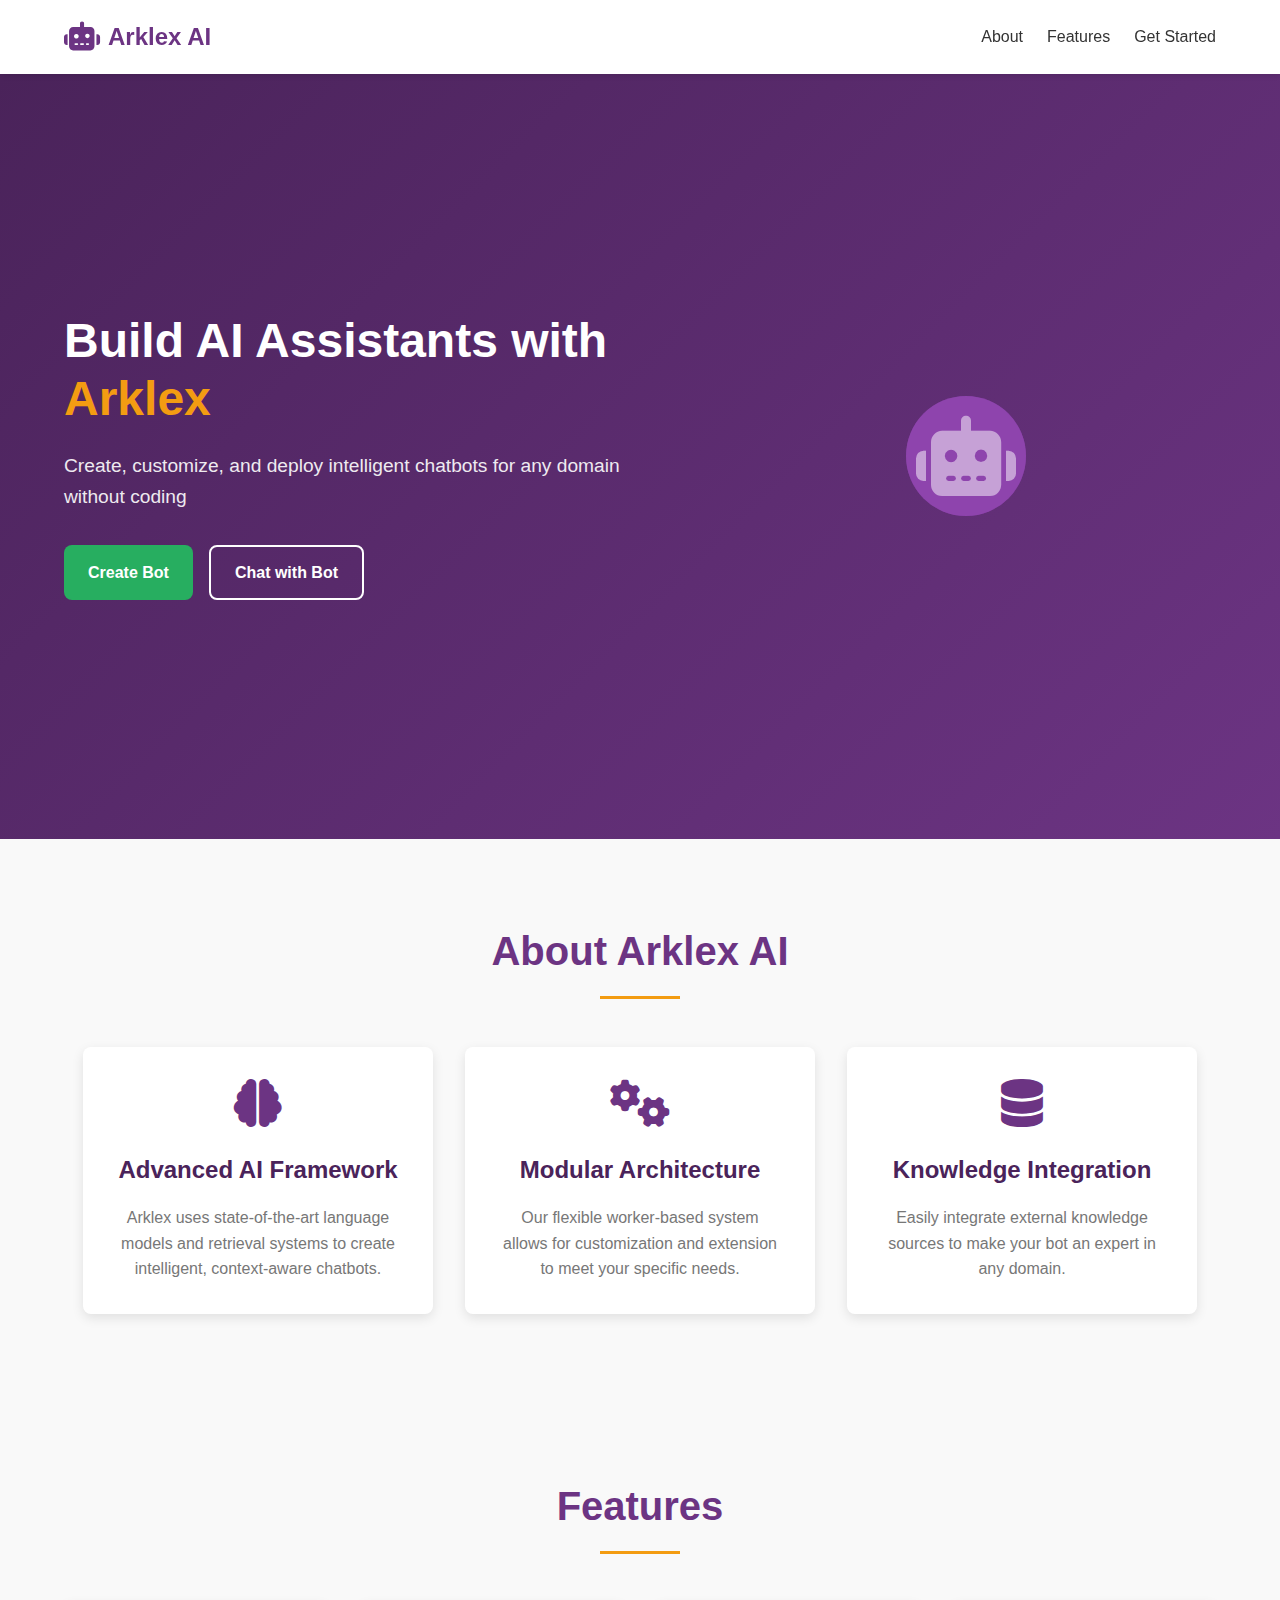
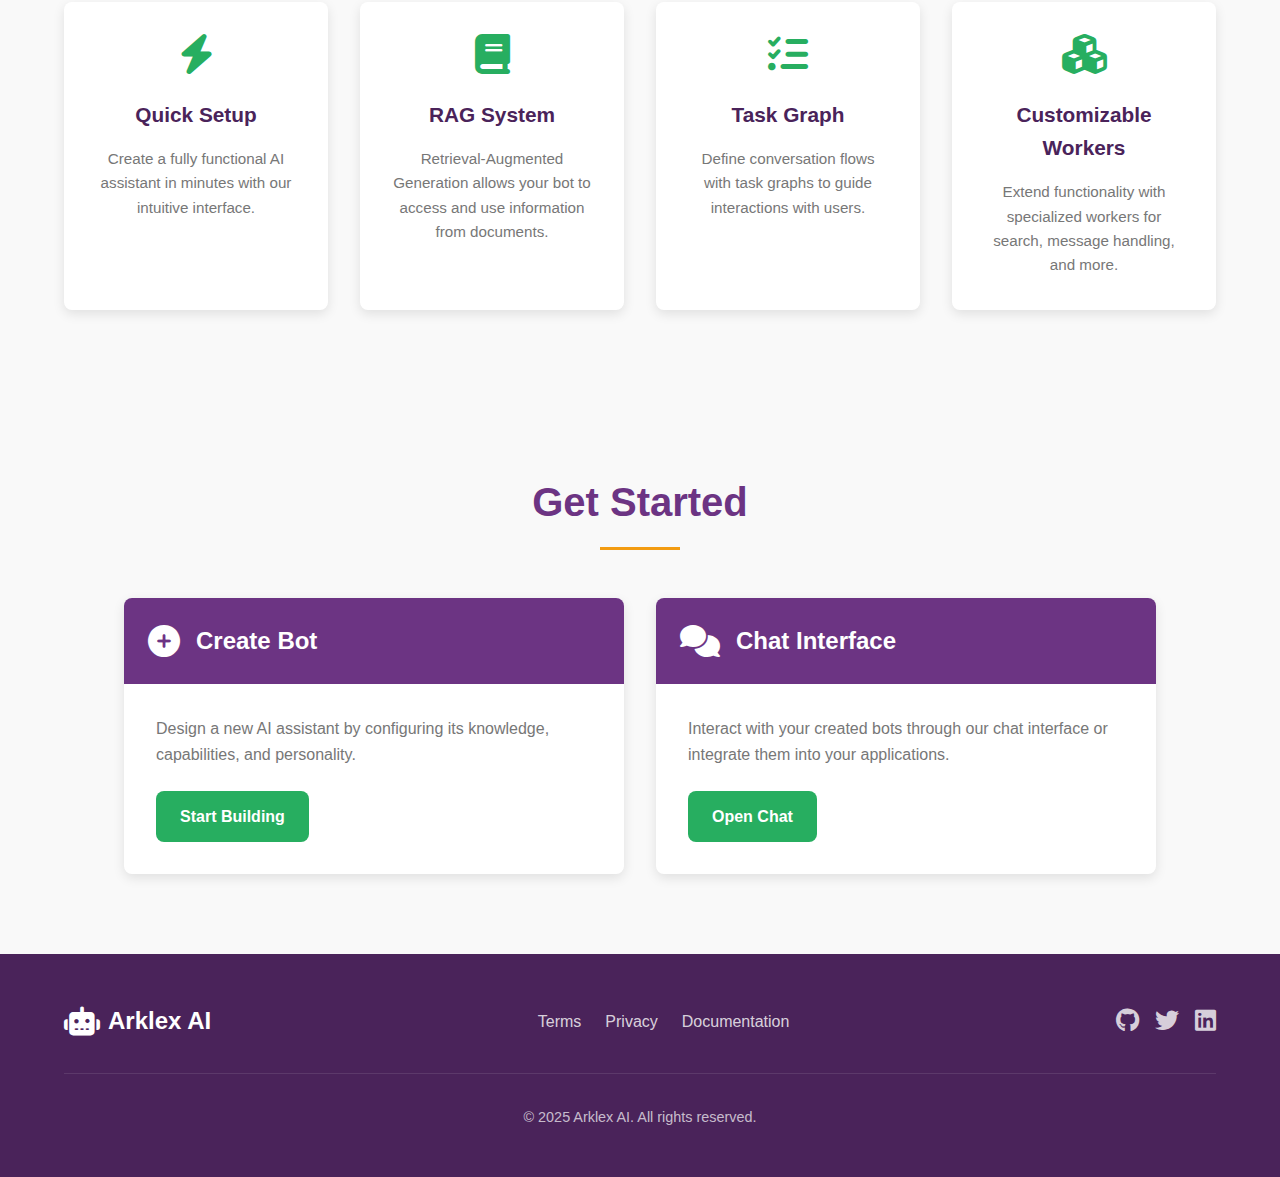
<file: examples/health_assistant/frontend/index.html>
<!DOCTYPE html>
<html lang="en">
<head>
    <meta charset="UTF-8">
    <meta name="viewport" content="width=device-width, initial-scale=1.0">
    <title>Arklex AI - Chatbot Generator</title>
    <link rel="stylesheet" href="https://cdnjs.cloudflare.com/ajax/libs/font-awesome/6.4.0/css/all.min.css">
    <link rel="stylesheet" href="static/css/style.css">
</head>
<body>
    <div class="navbar">
        <div class="logo">
            <i class="fas fa-robot"></i>
            <span>Arklex AI</span>
        </div>
        <div class="menu">
            <a href="#about">About</a>
            <a href="#features">Features</a>
            <a href="#get-started">Get Started</a>
        </div>
    </div>

    <div class="hero">
        <div class="hero-content">
            <h1>Build AI Assistants with <span class="highlight">Arklex</span></h1>
            <p>Create, customize, and deploy intelligent chatbots for any domain without coding</p>
            <div class="cta-buttons">
                <a href="create-bot.html" class="primary-btn">Create Bot</a>
                <a href="chat.html" class="secondary-btn">Chat with Bot</a>
            </div>
        </div>
        <div class="hero-image">
            <div class="animation-container">
                <div class="bot-animation">
                    <i class="fas fa-robot"></i>
                    <div class="pulse"></div>
                </div>
                <div class="chat-bubble bubble-1">Hello!</div>
                <div class="chat-bubble bubble-2">How can I assist you?</div>
                <div class="chat-bubble bubble-3">I'm powered by Arklex AI</div>
            </div>
        </div>
    </div>

    <div class="section" id="about">
        <h2>About Arklex AI</h2>
        <div class="section-content">
            <div class="info-card">
                <i class="fas fa-brain card-icon"></i>
                <h3>Advanced AI Framework</h3>
                <p>Arklex uses state-of-the-art language models and retrieval systems to create intelligent, context-aware chatbots.</p>
            </div>
            <div class="info-card">
                <i class="fas fa-cogs card-icon"></i>
                <h3>Modular Architecture</h3>
                <p>Our flexible worker-based system allows for customization and extension to meet your specific needs.</p>
            </div>
            <div class="info-card">
                <i class="fas fa-database card-icon"></i>
                <h3>Knowledge Integration</h3>
                <p>Easily integrate external knowledge sources to make your bot an expert in any domain.</p>
            </div>
        </div>
    </div>

    <div class="section" id="features">
        <h2>Features</h2>
        <div class="section-content feature-grid">
            <div class="feature">
                <i class="fas fa-bolt feature-icon"></i>
                <h3>Quick Setup</h3>
                <p>Create a fully functional AI assistant in minutes with our intuitive interface.</p>
            </div>
            <div class="feature">
                <i class="fas fa-book feature-icon"></i>
                <h3>RAG System</h3>
                <p>Retrieval-Augmented Generation allows your bot to access and use information from documents.</p>
            </div>
            <div class="feature">
                <i class="fas fa-tasks feature-icon"></i>
                <h3>Task Graph</h3>
                <p>Define conversation flows with task graphs to guide interactions with users.</p>
            </div>
            <div class="feature">
                <i class="fas fa-cubes feature-icon"></i>
                <h3>Customizable Workers</h3>
                <p>Extend functionality with specialized workers for search, message handling, and more.</p>
            </div>
        </div>
    </div>

    <div class="section" id="get-started">
        <h2>Get Started</h2>
        <div class="section-content cards">
            <div class="card">
                <div class="card-header">
                    <i class="fas fa-plus-circle"></i>
                    <h3>Create Bot</h3>
                </div>
                <div class="card-body">
                    <p>Design a new AI assistant by configuring its knowledge, capabilities, and personality.</p>
                    <a href="create-bot.html" class="card-btn">Start Building</a>
                </div>
            </div>
            <div class="card">
                <div class="card-header">
                    <i class="fas fa-comments"></i>
                    <h3>Chat Interface</h3>
                </div>
                <div class="card-body">
                    <p>Interact with your created bots through our chat interface or integrate them into your applications.</p>
                    <a href="chat.html" class="card-btn">Open Chat</a>
                </div>
            </div>
        </div>
    </div>

    <footer>
        <div class="footer-content">
            <div class="footer-logo">
                <i class="fas fa-robot"></i>
                <span>Arklex AI</span>
            </div>
            <div class="footer-links">
                <a href="#">Terms</a>
                <a href="#">Privacy</a>
                <a href="#">Documentation</a>
            </div>
            <div class="footer-social">
                <a href="https://github.com/arklexai/Agent-First-Organization"><i class="fab fa-github"></i></a>
                <a href="https://x.com/ArklexAI/"><i class="fab fa-twitter"></i></a>
                <a href="https://www.linkedin.com/company/arklex/posts/?feedView=all"><i class="fab fa-linkedin"></i></a>
            </div>
        </div>
        <div class="footer-copyright">
            &copy; 2025 Arklex AI. All rights reserved.
        </div>
    </footer>

    <script src="static/js/main.js"></script>
</body>
</html>
</file>
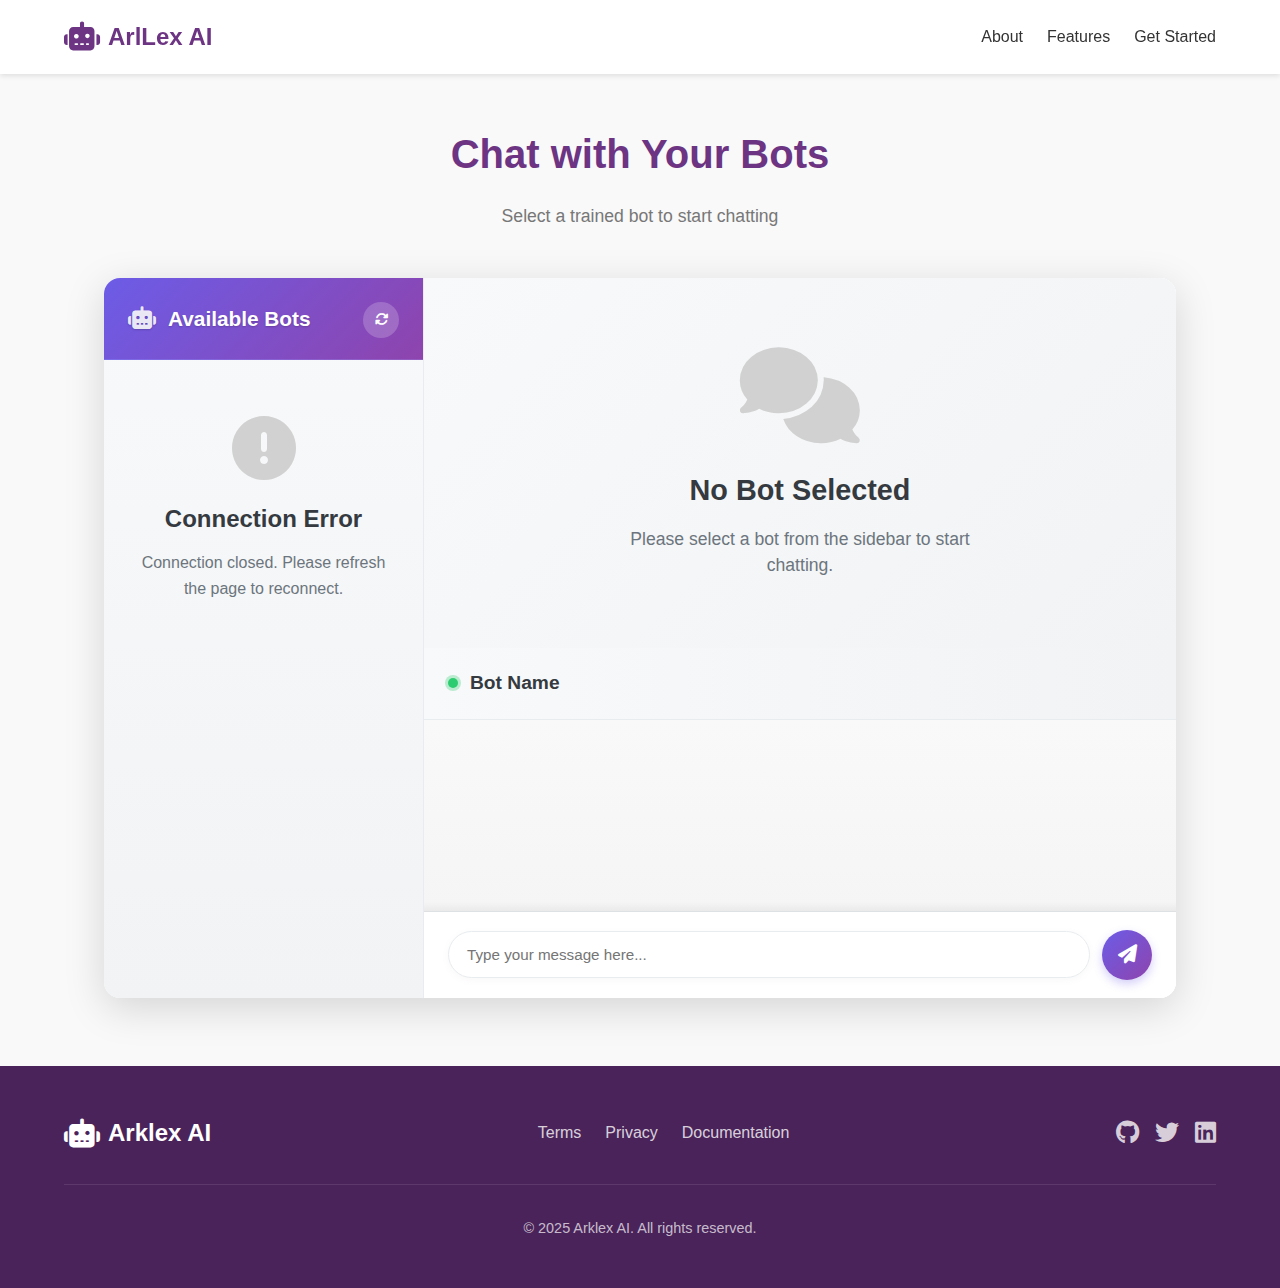
<file: examples/health_assistant/frontend/chat.html>
<!DOCTYPE html>
<html lang="en">
<head>
    <meta charset="UTF-8">
    <meta name="viewport" content="width=device-width, initial-scale=1.0">
    <title>Chat - Arklex AI</title>
    <link rel="stylesheet" href="https://cdnjs.cloudflare.com/ajax/libs/font-awesome/6.4.0/css/all.min.css">
    <link rel="stylesheet" href="static/css/style.css">
    <style>
        /* Chat page specific styles */
        .chat-container {
            display: flex;
            height: calc(100vh - 180px);
            margin: 20px 0;
            border-radius: 16px;
            overflow: hidden;
            box-shadow: 0 10px 40px rgba(0, 0, 0, 0.15);
            background: #fff;
            position: relative;
        }

        .bots-sidebar {
            width: 320px;
            background: linear-gradient(to bottom, #f8f9fa, #f1f3f5);
            border-right: 1px solid #e9ecef;
            overflow-y: auto;
            transition: all 0.3s ease;
            position: relative;
            z-index: 2;
        }

        .bots-header {
            padding: 24px;
            background: linear-gradient(135deg, #6c5ce7, #8e44ad);
            border-bottom: 1px solid rgba(255, 255, 255, 0.1);
            position: sticky;
            top: 0;
            z-index: 3;
        }

        .bots-header h2 {
            margin: 0;
            font-size: 1.3rem;
            color: white;
            display: flex;
            align-items: center;
            text-shadow: 0 1px 2px rgba(0, 0, 0, 0.2);
        }

        .bots-header h2 i {
            margin-right: 12px;
            color: rgba(255, 255, 255, 0.9);
            font-size: 1.4rem;
        }

        .bots-list {
            padding: 16px;
        }

        .bot-card {
            padding: 18px;
            margin-bottom: 14px;
            border-radius: 12px;
            background: white;
            box-shadow: 0 3px 10px rgba(0, 0, 0, 0.05);
            cursor: pointer;
            transition: all 0.3s cubic-bezier(0.25, 0.8, 0.25, 1);
            display: flex;
            align-items: center;
            border-left: 4px solid transparent;
            position: relative;
            overflow: hidden;
        }

        .bot-card::before {
            content: '';
            position: absolute;
            top: 0;
            left: 0;
            width: 100%;
            height: 100%;
            background: linear-gradient(135deg, rgba(108, 92, 231, 0.1), rgba(142, 68, 173, 0.1));
            opacity: 0;
            transition: opacity 0.3s ease;
            z-index: 0;
        }

        .bot-card:hover {
            transform: translateY(-3px);
            box-shadow: 0 8px 20px rgba(0, 0, 0, 0.1);
            border-left: 4px solid #6c5ce7;
        }

        .bot-card:hover::before {
            opacity: 1;
        }

        .bot-card.active {
            border-left: 4px solid #6c5ce7;
            background: #f8f7ff;
            box-shadow: 0 5px 15px rgba(108, 92, 231, 0.15);
        }

        .bot-icon {
            width: 48px;
            height: 48px;
            border-radius: 50%;
            background: linear-gradient(135deg, #6c5ce7, #8e44ad);
            display: flex;
            align-items: center;
            justify-content: center;
            margin-right: 16px;
            color: white;
            font-size: 1.3rem;
            box-shadow: 0 4px 10px rgba(108, 92, 231, 0.3);
            position: relative;
            z-index: 1;
            transition: all 0.3s ease;
        }

        .bot-card:hover .bot-icon {
            transform: scale(1.05);
            box-shadow: 0 6px 15px rgba(108, 92, 231, 0.4);
        }

        .bot-info {
            flex: 1;
            position: relative;
            z-index: 1;
        }

        .bot-name {
            font-weight: 600;
            margin: 0 0 6px 0;
            color: #343a40;
            font-size: 1.1rem;
        }

        .bot-description {
            font-size: 0.85rem;
            color: #6c757d;
            margin: 0;
        }

        .chat-content {
            flex: 1;
            display: flex;
            flex-direction: column;
            background: #fff;
            position: relative;
        }

        .chat-header {
            padding: 20px 24px;
            background: linear-gradient(to right, #f8f9fa, #f1f3f5);
            border-bottom: 1px solid #e9ecef;
            display: flex;
            align-items: center;
            position: sticky;
            top: 0;
            z-index: 2;
        }

        .chat-header h2 {
            margin: 0;
            font-size: 1.2rem;
            color: #343a40;
            display: flex;
            align-items: center;
        }

        .chat-header .bot-status {
            width: 10px;
            height: 10px;
            border-radius: 50%;
            background: #2ecc71;
            margin-right: 12px;
            position: relative;
        }

        .chat-header .bot-status::after {
            content: '';
            position: absolute;
            top: -3px;
            left: -3px;
            width: 16px;
            height: 16px;
            border-radius: 50%;
            background: rgba(46, 204, 113, 0.3);
            animation: pulse 2s infinite;
        }

        @keyframes pulse {
            0% { transform: scale(0.95); opacity: 1; }
            70% { transform: scale(1.2); opacity: 0; }
            100% { transform: scale(0.95); opacity: 0; }
        }

        .chat-messages {
            flex: 1;
            padding: 24px;
            overflow-y: auto;
            display: flex;
            flex-direction: column;
            background: linear-gradient(to bottom, #f9f9f9, #f5f5f5);
        }

        .message {
            max-width: 80%;
            padding: 14px 18px;
            border-radius: 18px;
            margin-bottom: 18px;
            animation: fadeIn 0.3s ease;
            position: relative;
            box-shadow: 0 2px 5px rgba(0, 0, 0, 0.05);
        }

        .message.user {
            align-self: flex-end;
            background: linear-gradient(135deg, #6c5ce7, #8e44ad);
            color: white;
            border-bottom-right-radius: 5px;
        }

        .message.bot {
            align-self: flex-start;
            background: white;
            color: #343a40;
            border-bottom-left-radius: 5px;
            border-left: 3px solid #6c5ce7;
        }

        .message-time {
            font-size: 0.7rem;
            margin-top: 6px;
            opacity: 0.7;
            text-align: right;
        }

        .chat-input {
            padding: 18px 24px;
            border-top: 1px solid #e9ecef;
            display: flex;
            align-items: center;
            background: white;
            position: relative;
        }

        .chat-input::before {
            content: '';
            position: absolute;
            top: -10px;
            left: 0;
            right: 0;
            height: 10px;
            background: linear-gradient(to top, rgba(0, 0, 0, 0.05), transparent);
        }

        .chat-input input {
            flex: 1;
            padding: 14px 18px;
            border: 1px solid #e9ecef;
            border-radius: 25px;
            outline: none;
            font-size: 0.95rem;
            transition: all 0.3s ease;
            box-shadow: 0 2px 10px rgba(0, 0, 0, 0.03);
        }

        .chat-input input:focus {
            border-color: #6c5ce7;
            box-shadow: 0 0 0 3px rgba(108, 92, 231, 0.15);
        }

        .chat-input button {
            width: 50px;
            height: 50px;
            border-radius: 50%;
            background: linear-gradient(135deg, #6c5ce7, #8e44ad);
            color: white;
            border: none;
            margin-left: 12px;
            cursor: pointer;
            display: flex;
            align-items: center;
            justify-content: center;
            transition: all 0.3s ease;
            box-shadow: 0 4px 10px rgba(108, 92, 231, 0.3);
        }

        .chat-input button:hover {
            transform: scale(1.05) rotate(5deg);
            box-shadow: 0 6px 15px rgba(108, 92, 231, 0.4);
        }

        .chat-input button i {
            font-size: 1.2rem;
            transition: transform 0.3s ease;
        }

        .chat-input button:hover i {
            transform: translateX(3px);
        }

        .no-bot-selected {
            display: flex;
            flex-direction: column;
            align-items: center;
            justify-content: center;
            height: 100%;
            color: #6c757d;
            text-align: center;
            padding: 20px;
            background: linear-gradient(135deg, #f8f9fa, #f1f3f5);
        }

        .no-bot-selected i {
            font-size: 6rem;
            margin-bottom: 24px;
            color: #d1d1d1;
            animation: float 3s ease-in-out infinite;
        }

        @keyframes float {
            0% { transform: translateY(0px); }
            50% { transform: translateY(-10px); }
            100% { transform: translateY(0px); }
        }

        .no-bot-selected h3 {
            margin: 0 0 12px 0;
            font-size: 1.8rem;
            color: #343a40;
        }

        .no-bot-selected p {
            max-width: 400px;
            margin: 0;
            font-size: 1.1rem;
            line-height: 1.5;
            color: #6c757d;
        }

        .loading-spinner {
            display: inline-block;
            width: 60px;
            height: 60px;
            border: 3px solid rgba(108, 92, 231, 0.3);
            border-radius: 50%;
            border-top-color: #6c5ce7;
            animation: spin 1s ease-in-out infinite;
            margin: 30px auto;
        }

        .empty-bots {
            padding: 40px 20px;
            text-align: center;
            color: #6c757d;
        }

        .empty-bots i {
            font-size: 4rem;
            margin-bottom: 20px;
            color: #d1d1d1;
            animation: pulse-fade 2s infinite;
        }

        @keyframes pulse-fade {
            0% { opacity: 0.7; transform: scale(0.95); }
            50% { opacity: 1; transform: scale(1.05); }
            100% { opacity: 0.7; transform: scale(0.95); }
        }

        .empty-bots h3 {
            margin: 0 0 12px 0;
            font-size: 1.5rem;
            color: #343a40;
        }

        .empty-bots p {
            margin: 10px 0 0 0;
            font-size: 1rem;
        }

        .empty-bots a {
            display: inline-block;
            margin-top: 20px;
            padding: 12px 24px;
            background: linear-gradient(135deg, #6c5ce7, #8e44ad);
            color: white;
            border-radius: 30px;
            text-decoration: none;
            transition: all 0.3s ease;
            box-shadow: 0 4px 10px rgba(108, 92, 231, 0.3);
            font-weight: 500;
        }

        .empty-bots a:hover {
            background: linear-gradient(135deg, #8e44ad, #6c5ce7);
            transform: translateY(-3px);
            box-shadow: 0 6px 15px rgba(108, 92, 231, 0.4);
        }

        /* Animations */
        @keyframes fadeIn {
            from { opacity: 0; transform: translateY(10px); }
            to { opacity: 1; transform: translateY(0); }
        }

        @keyframes spin {
            to { transform: rotate(360deg); }
        }

        /* Responsive design */
        @media (max-width: 768px) {
            .chat-container {
                flex-direction: column;
                height: calc(100vh - 150px);
            }

            .bots-sidebar {
                width: 100%;
                height: 250px;
                border-right: none;
                border-bottom: 1px solid #e9ecef;
            }

            .chat-content {
                height: calc(100% - 250px);
            }
            
            .bot-card {
                padding: 12px;
                margin-bottom: 10px;
            }
            
            .bot-icon {
                width: 40px;
                height: 40px;
                font-size: 1.1rem;
            }
            
            .bot-name {
                font-size: 1rem;
            }
            
            .chat-input input {
                padding: 12px 15px;
            }
            
            .chat-input button {
                width: 45px;
                height: 45px;
            }
        }
    </style>
</head>
<body>
    <div class="navbar">
        <div class="logo">
            <i class="fas fa-robot"></i>
            <a href="index.html"><span>ArlLex AI</span></a>
        </div>
        <div class="menu">
            <a href="index.html#about">About</a>
            <a href="index.html#features">Features</a>
            <a href="index.html#get-started">Get Started</a>
        </div>
    </div>

    <div class="container">
        <div class="page-header">
            <h1>Chat with Your Bots</h1>
            <p>Select a trained bot to start chatting</p>
        </div>
        
        <div class="chat-container">
            <div class="bots-sidebar">
                <div class="bots-header">
                    <h2><i class="fas fa-robot"></i> Available Bots</h2>
                </div>
                <div id="bots-list" class="bots-list">
                    <!-- Bot cards will be loaded here -->
                    <div class="loading-spinner"></div>
                </div>
            </div>
            
            <div class="chat-content">
                <div id="no-bot-selected" class="no-bot-selected">
                    <i class="fas fa-comments"></i>
                    <h3>No Bot Selected</h3>
                    <p>Please select a bot from the sidebar to start chatting.</p>
                </div>
                
                <div id="chat-interface" style="display: none; height: 100%; display: flex; flex-direction: column;">
                    <div class="chat-header">
                        <div class="bot-status"></div>
                        <h2 id="current-bot-name">Bot Name</h2>
                    </div>
                    
                    <div id="chat-messages" class="chat-messages">
                        <!-- Messages will appear here -->
                    </div>
                    
                    <div class="chat-input">
                        <input type="text" id="message-input" placeholder="Type your message here..." />
                        <button id="send-button"><i class="fas fa-paper-plane"></i></button>
                    </div>
                </div>
            </div>
        </div>
    </div>

    <footer>
        <div class="footer-content">
            <div class="footer-logo">
                <i class="fas fa-robot"></i>
                <span>Arklex AI</span>
            </div>
            <div class="footer-links">
                <a href="#">Terms</a>
                <a href="#">Privacy</a>
                <a href="#">Documentation</a>
            </div>
            <div class="footer-social">
                <a href="#"><i class="fab fa-github"></i></a>
                <a href="#"><i class="fab fa-twitter"></i></a>
                <a href="#"><i class="fab fa-linkedin"></i></a>
            </div>
        </div>
        <div class="footer-copyright">
            &copy; 2025 Arklex AI. All rights reserved.
        </div>
    </footer>

    <script>
        document.addEventListener('DOMContentLoaded', function() {
            // WebSocket connection
            const protocol = window.location.protocol === 'https:' ? 'wss:' : 'ws:';
            const wsUrl = `${protocol}//${window.location.hostname}:8001`;
            let socket;
            
            try {
                socket = new WebSocket(wsUrl);
            } catch (error) {
                console.error('WebSocket connection error:', error);
                showConnectionError();
            }
            
            // DOM elements
            const botsList = document.getElementById('bots-list');
            const noBotSelected = document.getElementById('no-bot-selected');
            const chatInterface = document.getElementById('chat-interface');
            const currentBotName = document.getElementById('current-bot-name');
            const chatMessages = document.getElementById('chat-messages');
            const messageInput = document.getElementById('message-input');
            const sendButton = document.getElementById('send-button');
            
            let selectedBot = null;
            let isWaitingForResponse = false;
            
            // WebSocket event handlers
            socket.onopen = function() {
                console.log('WebSocket connection established');
                loadBots();
            };
            
            socket.onmessage = function(event) {
                try {
                    const data = JSON.parse(event.data);
                    console.log('Received message:', data);
                    
                    if (data.action === 'list_bots') {
                        displayBots(data.bots || []);
                    } else if (data.action === 'chat_response') {
                        isWaitingForResponse = false;
                        enableChatInput();
                        displayMessage(data.message, 'bot');
                    } else if (data.action === 'bot_details') {
                        handleBotDetails(data);
                    } else if (data.action === 'select_bot') {
                        // Handle select_bot response
                        if (data.status === 'success') {
                            // Display welcome message
                            displayMessage(data.message, 'bot');
                        } else {
                            // Show error
                            alert(`Error selecting bot: ${data.message}`);
                        }
                    } else if (data.action === 'close_chat') {
                        // Handle close_chat response
                        if (data.status === 'success') {
                            console.log('Chat session closed successfully');
                        } else {
                            console.error(`Error closing chat session: ${data.message}`);
                        }
                    }
                } catch (error) {
                    console.error('Error processing message:', error);
                }
            };
            
            socket.onerror = function(error) {
                console.error('WebSocket error:', error);
                showConnectionError();
            };
            
            socket.onclose = function() {
                console.log('WebSocket connection closed');
                showConnectionError('Connection closed. Please refresh the page to reconnect.');
            };
            
            // Window unload event to close chat session
            window.addEventListener('beforeunload', function() {
                if (selectedBot) {
                    // Send close_chat message
                    socket.send(JSON.stringify({
                        action: 'close_chat',
                        bot_name: selectedBot
                    }));
                }
            });
            
            function showConnectionError(message = 'Could not connect to the server. Please try again later.') {
                botsList.innerHTML = `
                    <div class="empty-bots">
                        <i class="fas fa-exclamation-circle"></i>
                        <h3>Connection Error</h3>
                        <p>${message}</p>
                    </div>
                `;
            }
            
            // Load available bots
            function loadBots() {
                botsList.innerHTML = '<div class="loading-spinner"></div>';
                socket.send(JSON.stringify({
                    action: 'list_bots'
                }));
            }
            
            // Get details for a specific bot
            function getBotDetails(botName) {
                socket.send(JSON.stringify({
                    action: 'get_bot_details',
                    bot_name: botName
                }));
            }
            
            // Handle bot details response
            function handleBotDetails(data) {
                if (data.valid && data.file_count > 2) {
                    // Bot is valid with more than 2 files
                    selectBot(data.bot_name, data.description || 'Trained AI Assistant');
                } else {
                    // Bot is not valid or doesn't have enough files
                    alert(`The bot "${data.bot_name}" is not fully trained or is missing required files.`);
                    
                    // Remove active class from the selected bot card
                    document.querySelectorAll('.bot-card').forEach(card => {
                        if (card.dataset.botName === data.bot_name) {
                            card.classList.remove('active');
                        }
                    });
                }
            }
            
            // Display bots in the sidebar
            function displayBots(bots) {
                if (!bots || bots.length === 0) {
                    botsList.innerHTML = `
                        <div class="empty-bots">
                            <i class="fas fa-robot"></i>
                            <h3>No Bots Available</h3>
                            <p>You haven't trained any bots yet.</p>
                            <a href="train-bot.html">Train a Bot</a>
                        </div>
                    `;
                    return;
                }
                
                botsList.innerHTML = '';
                
                // Bot icons to use randomly
                const botIcons = [
                    'fa-robot', 'fa-android', 'fa-brain', 
                    'fa-microchip', 'fa-cogs', 'fa-server'
                ];
                
                bots.forEach(bot => {
                    // Pick a random icon
                    const randomIcon = botIcons[Math.floor(Math.random() * botIcons.length)];
                    
                    const botCard = document.createElement('div');
                    botCard.className = 'bot-card';
                    botCard.dataset.botName = bot;
                    botCard.innerHTML = `
                        <div class="bot-icon">
                            <i class="fas ${randomIcon}"></i>
                        </div>
                        <div class="bot-info">
                            <h3 class="bot-name">${bot}</h3>
                            <p class="bot-description">Click to chat</p>
                        </div>
                    `;
                    
                    botCard.addEventListener('click', function() {
                        // First get bot details to verify it's valid
                        getBotDetails(bot);
                        
                        // Remove active class from all bot cards
                        document.querySelectorAll('.bot-card').forEach(card => {
                            card.classList.remove('active');
                        });
                        
                        // Add active class to selected bot card
                        this.classList.add('active');
                    });
                    
                    botsList.appendChild(botCard);
                });
                
                // Add animation to bot cards
                const cards = document.querySelectorAll('.bot-card');
                cards.forEach((card, index) => {
                    card.style.opacity = '0';
                    card.style.transform = 'translateY(20px)';
                    
                    setTimeout(() => {
                        card.style.transition = 'all 0.3s ease';
                        card.style.opacity = '1';
                        card.style.transform = 'translateY(0)';
                    }, 100 * index);
                });
            }
            
            // Select a bot to chat with
            function selectBot(botName, description) {
                // If there was a previously selected bot, close that session
                if (selectedBot && selectedBot !== botName) {
                    socket.send(JSON.stringify({
                        action: 'close_chat',
                        bot_name: selectedBot
                    }));
                }
                
                selectedBot = botName;
                currentBotName.textContent = botName;
                
                // Show chat interface
                noBotSelected.style.display = 'none';
                chatInterface.style.display = 'flex';
                
                // Clear previous messages
                chatMessages.innerHTML = '';
                
                // Initialize chat session with the bot
                socket.send(JSON.stringify({
                    action: 'select_bot',
                    bot_name: botName
                }));
                
                // Focus on input field
                messageInput.focus();
            }
            
            // Display a message in the chat
            function displayMessage(message, sender) {
                const messageElement = document.createElement('div');
                messageElement.className = `message ${sender}`;
                messageElement.innerHTML = `
                    ${message}
                    <div class="message-time">${formatTime(new Date())}</div>
                `;
                
                chatMessages.appendChild(messageElement);
                
                // Scroll to bottom
                chatMessages.scrollTop = chatMessages.scrollHeight;
                
                // Add animation
                messageElement.style.opacity = '0';
                messageElement.style.transform = 'translateY(10px)';
                
                setTimeout(() => {
                    messageElement.style.transition = 'all 0.3s ease';
                    messageElement.style.opacity = '1';
                    messageElement.style.transform = 'translateY(0)';
                }, 10);
            }
            
            // Format time for messages
            function formatTime(date) {
                return date.toLocaleTimeString([], { hour: '2-digit', minute: '2-digit' });
            }
            
            // Disable chat input while waiting for response
            function disableChatInput() {
                messageInput.disabled = true;
                sendButton.disabled = true;
                messageInput.placeholder = "Waiting for response...";
                sendButton.style.opacity = "0.5";
            }
            
            // Enable chat input after receiving response
            function enableChatInput() {
                messageInput.disabled = false;
                sendButton.disabled = false;
                messageInput.placeholder = "Type your message here...";
                sendButton.style.opacity = "1";
                messageInput.focus();
            }
            
            // Send message
            function sendMessage() {
                const message = messageInput.value.trim();
                
                if (!message || !selectedBot || isWaitingForResponse) return;
                
                // Display user message
                displayMessage(message, 'user');
                
                // Disable input while waiting for response
                isWaitingForResponse = true;
                disableChatInput();
                
                // Send to server
                socket.send(JSON.stringify({
                    action: 'chat',
                    bot_name: selectedBot,
                    message: message
                }));
                
                // Clear input
                messageInput.value = '';
            }
            
            // Event listeners
            sendButton.addEventListener('click', sendMessage);
            
            messageInput.addEventListener('keypress', function(e) {
                if (e.key === 'Enter') {
                    sendMessage();
                }
            });
            
            // Refresh bots button
            const refreshButton = document.createElement('button');
            refreshButton.className = 'refresh-button';
            refreshButton.innerHTML = '<i class="fas fa-sync-alt"></i>';
            refreshButton.style.position = 'absolute';
            refreshButton.style.top = '24px';
            refreshButton.style.right = '24px';
            refreshButton.style.background = 'rgba(255, 255, 255, 0.2)';
            refreshButton.style.border = 'none';
            refreshButton.style.borderRadius = '50%';
            refreshButton.style.width = '36px';
            refreshButton.style.height = '36px';
            refreshButton.style.display = 'flex';
            refreshButton.style.alignItems = 'center';
            refreshButton.style.justifyContent = 'center';
            refreshButton.style.color = 'white';
            refreshButton.style.cursor = 'pointer';
            refreshButton.style.transition = 'all 0.3s ease';
            refreshButton.style.zIndex = '4';
            
            refreshButton.addEventListener('mouseover', function() {
                this.style.background = 'rgba(255, 255, 255, 0.3)';
                this.style.transform = 'rotate(180deg)';
            });
            
            refreshButton.addEventListener('mouseout', function() {
                this.style.background = 'rgba(255, 255, 255, 0.2)';
                this.style.transform = 'rotate(0deg)';
            });
            
            refreshButton.addEventListener('click', function() {
                loadBots();
                this.classList.add('refreshing');
                setTimeout(() => {
                    this.classList.remove('refreshing');
                }, 1000);
            });
            
            document.querySelector('.bots-header').appendChild(refreshButton);
            
            // Add refresh animation
            const style = document.createElement('style');
            style.textContent = `
                @keyframes spin {
                    to { transform: rotate(360deg); }
                }
                .refreshing i {
                    animation: spin 1s linear;
                }
            `;
            document.head.appendChild(style);
        });
    </script>
</body>
</html>
</file>
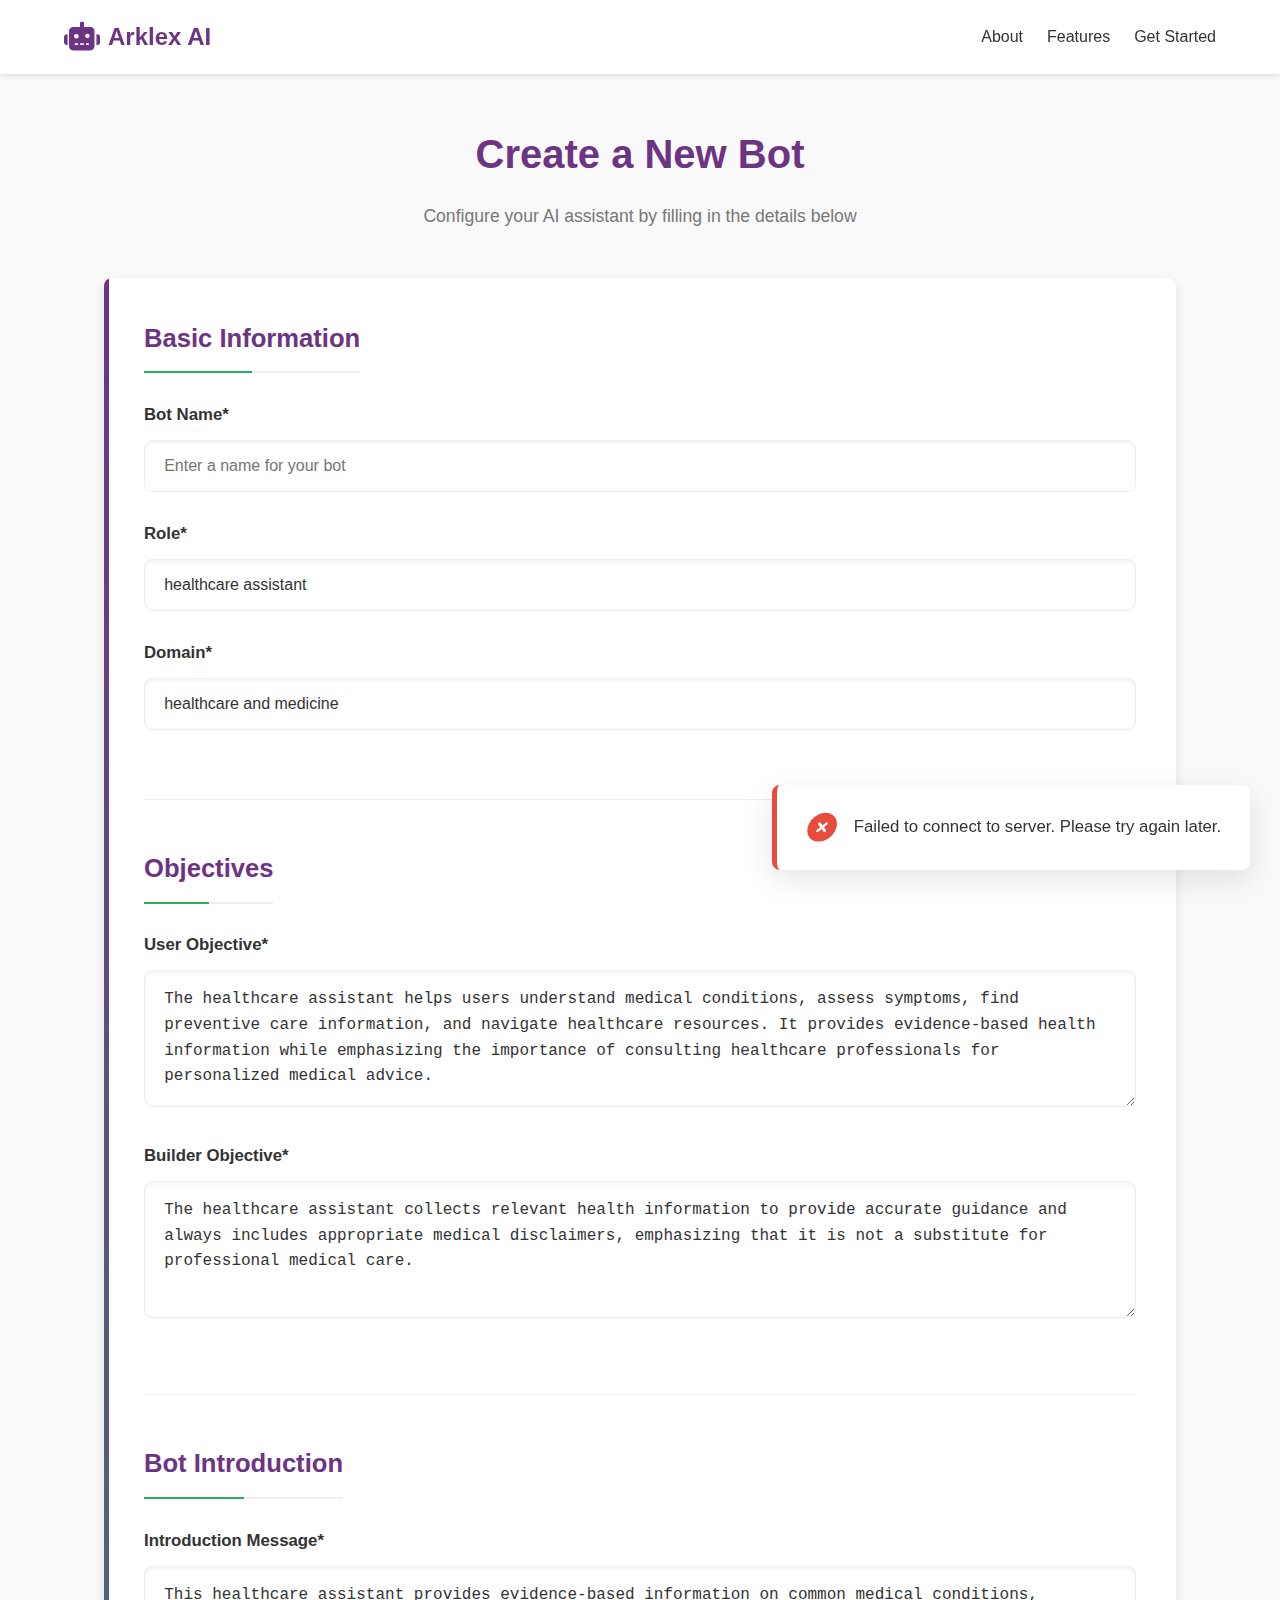
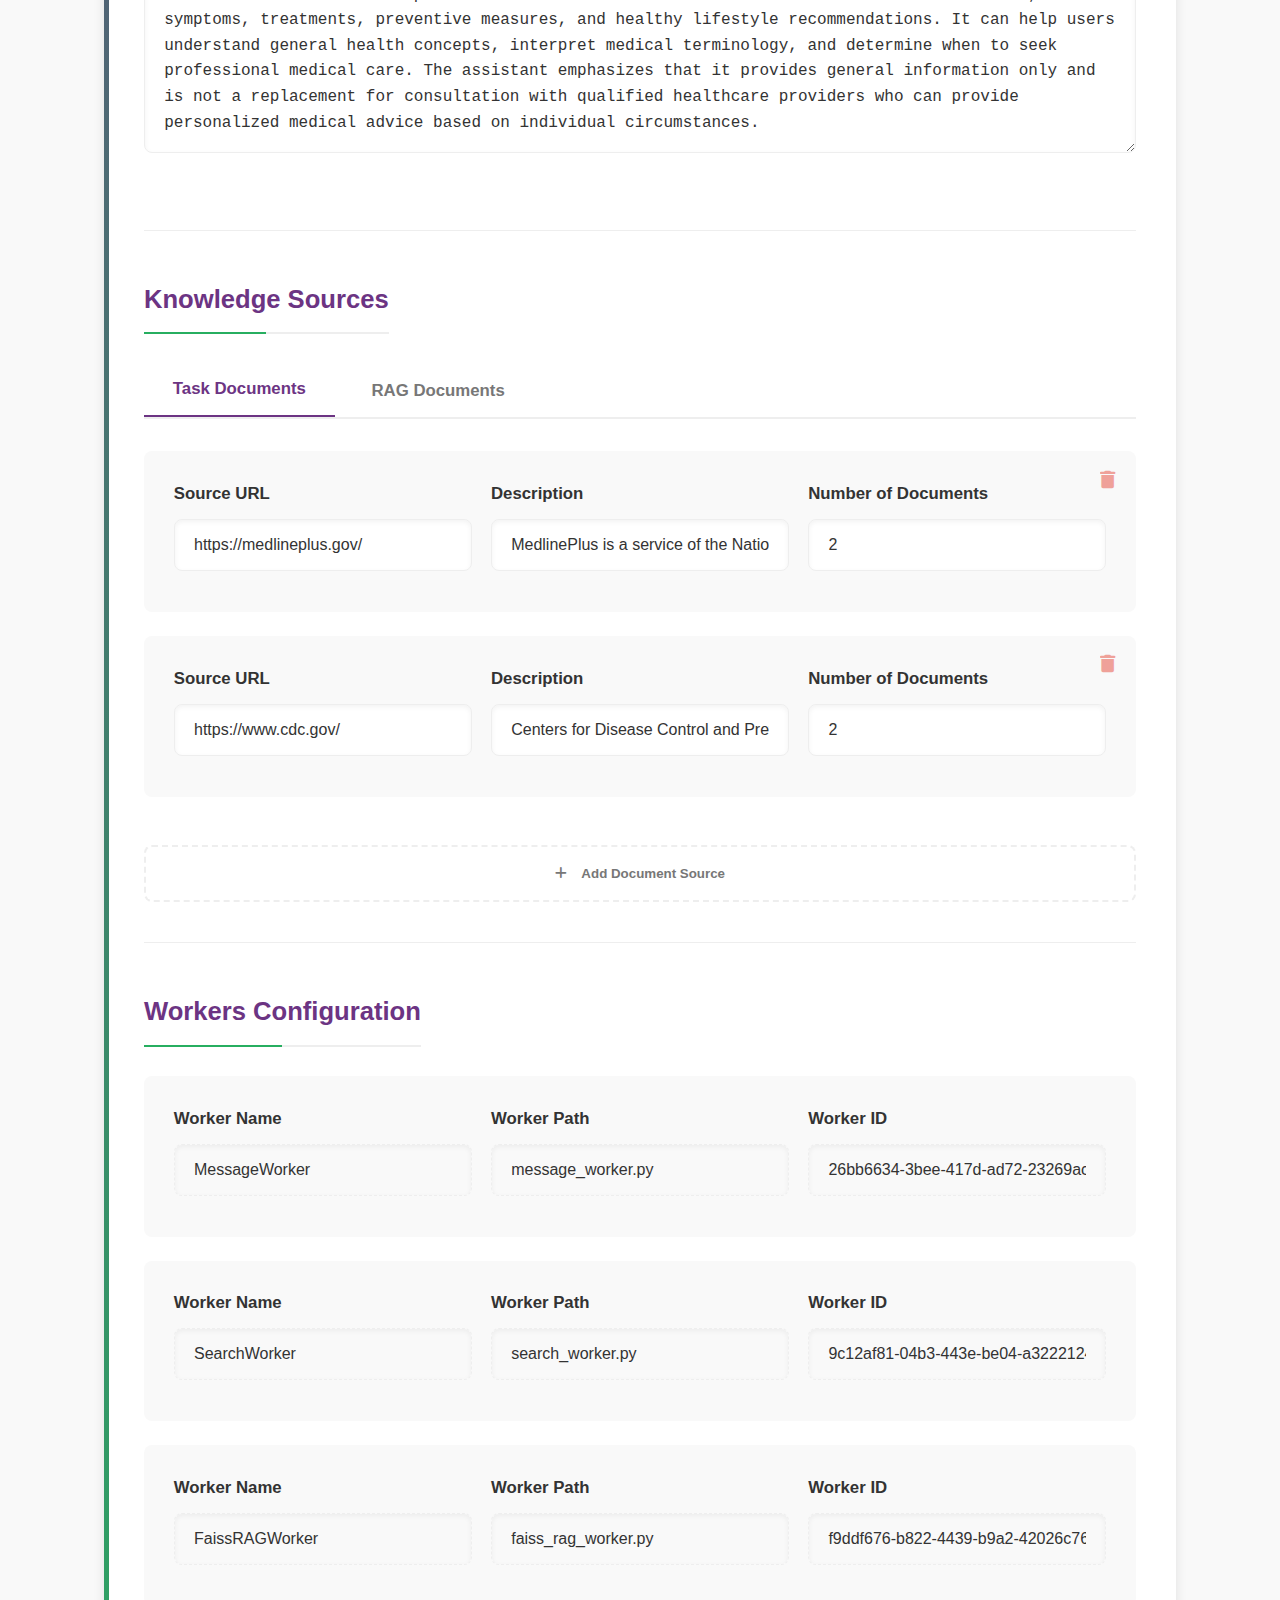
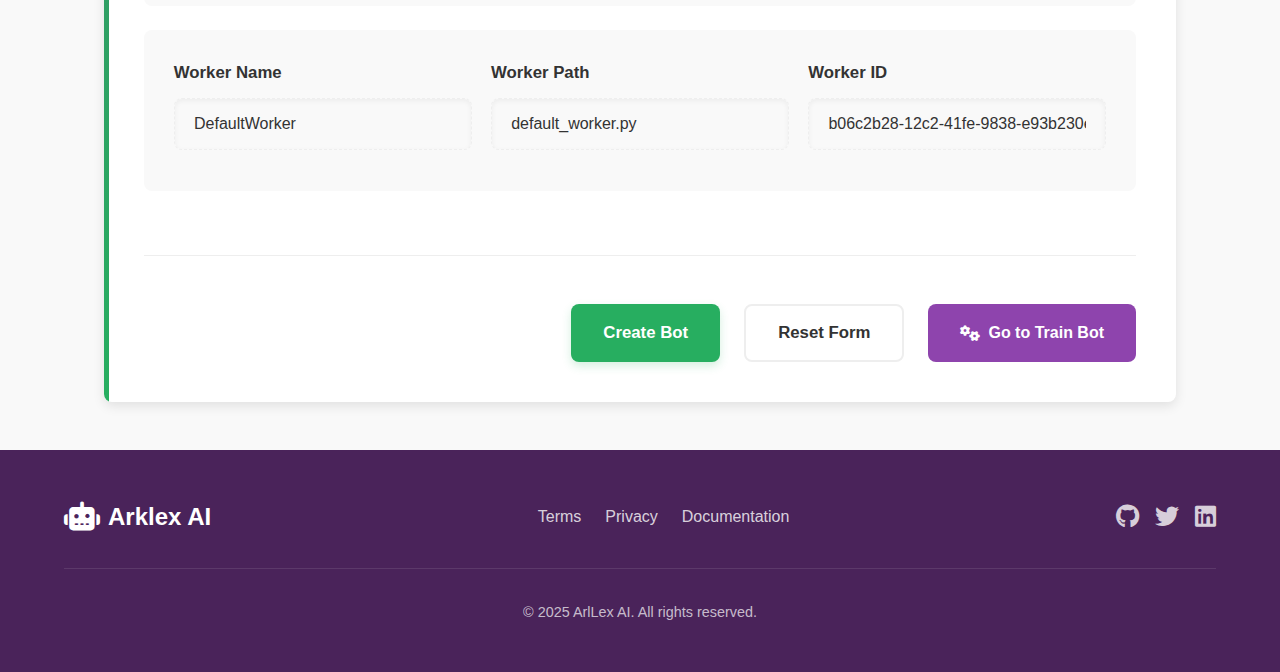
<file: examples/health_assistant/frontend/create-bot.html>
<!DOCTYPE html>
<html lang="en">
<head>
    <meta charset="UTF-8">
    <meta name="viewport" content="width=device-width, initial-scale=1.0">
    <title>Create Bot - Arklex AI</title>
    <link rel="stylesheet" href="https://cdnjs.cloudflare.com/ajax/libs/font-awesome/6.4.0/css/all.min.css">
    <link rel="stylesheet" href="static/css/style.css">
</head>
<body>
    <div class="navbar">
        <div class="logo">
            <i class="fas fa-robot"></i>
            <a href="index.html"><span>Arklex AI</span></a>
        </div>
        <div class="menu">
            <a href="index.html#about">About</a>
            <a href="index.html#features">Features</a>
            <a href="index.html#get-started">Get Started</a>
        </div>
    </div>

    <div class="container">
        <div class="page-header">
            <h1>Create a New Bot</h1>
            <p>Configure your AI assistant by filling in the details below</p>
        </div>

        <form id="create-bot-form" class="bot-form">
            <div class="form-section">
                <h2>Basic Information</h2>
                <div class="form-group">
                    <label for="bot-name">Bot Name*</label>
                    <input type="text" id="bot-name" name="bot-name" placeholder="Enter a name for your bot" required>
                </div>
                <div class="form-group">
                    <label for="role">Role*</label>
                    <input type="text" id="role" name="role" placeholder="e.g. healthcare assistant" value="healthcare assistant" required>
                </div>
                <div class="form-group">
                    <label for="domain">Domain*</label>
                    <input type="text" id="domain" name="domain" placeholder="e.g. healthcare and medicine" value="healthcare and medicine" required>
                </div>
            </div>

            <div class="form-section">
                <h2>Objectives</h2>
                <div class="form-group">
                    <label for="user-objective">User Objective*</label>
                    <textarea id="user-objective" name="user-objective" rows="4" placeholder="Describe what users can accomplish with this bot" required>The healthcare assistant helps users understand medical conditions, assess symptoms, find preventive care information, and navigate healthcare resources. It provides evidence-based health information while emphasizing the importance of consulting healthcare professionals for personalized medical advice.</textarea>
                </div>
                <div class="form-group">
                    <label for="builder-objective">Builder Objective*</label>
                    <textarea id="builder-objective" name="builder-objective" rows="4" placeholder="Describe what the bot needs to accomplish" required>The healthcare assistant collects relevant health information to provide accurate guidance and always includes appropriate medical disclaimers, emphasizing that it is not a substitute for professional medical care.</textarea>
                </div>
            </div>

            <div class="form-section">
                <h2>Bot Introduction</h2>
                <div class="form-group">
                    <label for="intro">Introduction Message*</label>
                    <textarea id="intro" name="intro" rows="6" placeholder="This is the message users will see when they first interact with your bot" required>This healthcare assistant provides evidence-based information on common medical conditions, symptoms, treatments, preventive measures, and healthy lifestyle recommendations. It can help users understand general health concepts, interpret medical terminology, and determine when to seek professional medical care. The assistant emphasizes that it provides general information only and is not a replacement for consultation with qualified healthcare providers who can provide personalized medical advice based on individual circumstances.</textarea>
                </div>
            </div>

            <div class="form-section">
                <h2>Knowledge Sources</h2>
                <div class="form-tabs">
                    <button type="button" class="tab-btn active" data-tab="task-docs">Task Documents</button>
                    <button type="button" class="tab-btn" data-tab="rag-docs">RAG Documents</button>
                </div>

                <div id="task-docs" class="tab-content active">
                    <div class="docs-container" id="task-docs-container">
                        <div class="doc-item">
                            <div class="form-group">
                                <label>Source URL</label>
                                <input type="url" class="doc-source" name="task-doc-source[]" placeholder="https://example.com" value="https://medlineplus.gov/">
                            </div>
                            <div class="form-group">
                                <label>Description</label>
                                <input type="text" class="doc-desc" name="task-doc-desc[]" placeholder="Description of the source" value="MedlinePlus is a service of the National Library of Medicine providing reliable, up-to-date health information">
                            </div>
                            <div class="form-group">
                                <label>Number of Documents</label>
                                <input type="number" class="doc-num" name="task-doc-num[]" min="1" value="2">
                            </div>
                            <button type="button" class="remove-doc-btn"><i class="fas fa-trash"></i></button>
                        </div>
                        <div class="doc-item">
                            <div class="form-group">
                                <label>Source URL</label>
                                <input type="url" class="doc-source" name="task-doc-source[]" placeholder="https://example.com" value="https://www.cdc.gov/">
                            </div>
                            <div class="form-group">
                                <label>Description</label>
                                <input type="text" class="doc-desc" name="task-doc-desc[]" placeholder="Description of the source" value="Centers for Disease Control and Prevention provides health information and disease prevention guidelines">
                            </div>
                            <div class="form-group">
                                <label>Number of Documents</label>
                                <input type="number" class="doc-num" name="task-doc-num[]" min="1" value="2">
                            </div>
                            <button type="button" class="remove-doc-btn"><i class="fas fa-trash"></i></button>
                        </div>
                    </div>
                    <button type="button" id="add-task-doc" class="add-doc-btn"><i class="fas fa-plus"></i> Add Document Source</button>
                </div>

                <div id="rag-docs" class="tab-content">
                    <div class="docs-container" id="rag-docs-container">
                        <div class="doc-item">
                            <div class="form-group">
                                <label>Source URL</label>
                                <input type="url" class="doc-source" name="rag-doc-source[]" placeholder="https://example.com" value="https://medlineplus.gov/">
                            </div>
                            <div class="form-group">
                                <label>Description</label>
                                <input type="text" class="doc-desc" name="rag-doc-desc[]" placeholder="Description of the source" value="MedlinePlus is a service of the National Library of Medicine providing reliable, up-to-date health information">
                            </div>
                            <div class="form-group">
                                <label>Number of Documents</label>
                                <input type="number" class="doc-num" name="rag-doc-num[]" min="1" value="2">
                            </div>
                            <button type="button" class="remove-doc-btn"><i class="fas fa-trash"></i></button>
                        </div>
                        <div class="doc-item">
                            <div class="form-group">
                                <label>Source URL</label>
                                <input type="url" class="doc-source" name="rag-doc-source[]" placeholder="https://example.com" value="https://www.cdc.gov/">
                            </div>
                            <div class="form-group">
                                <label>Description</label>
                                <input type="text" class="doc-desc" name="rag-doc-desc[]" placeholder="Description of the source" value="Centers for Disease Control and Prevention provides health information and disease prevention guidelines">
                            </div>
                            <div class="form-group">
                                <label>Number of Documents</label>
                                <input type="number" class="doc-num" name="rag-doc-num[]" min="1" value="2">
                            </div>
                            <button type="button" class="remove-doc-btn"><i class="fas fa-trash"></i></button>
                        </div>
                    </div>
                    <button type="button" id="add-rag-doc" class="add-doc-btn"><i class="fas fa-plus"></i> Add Document Source</button>
                </div>
            </div>

            <div class="form-section">
                <h2>Workers Configuration</h2>
                <div class="workers-container" id="workers-container">
                    <div class="worker-item">
                        <div class="form-group">
                            <label>Worker Name</label>
                            <input type="text" class="worker-name" name="worker-name[]" value="MessageWorker" readonly>
                        </div>
                        <div class="form-group">
                            <label>Worker Path</label>
                            <input type="text" class="worker-path" name="worker-path[]" value="message_worker.py" readonly>
                        </div>
                        <div class="form-group worker-id-group">
                            <label>Worker ID</label>
                            <input type="text" class="worker-id" name="worker-id[]" value="26bb6634-3bee-417d-ad72-23269ac17bc3" readonly>
                        </div>
                    </div>
                    <div class="worker-item">
                        <div class="form-group">
                            <label>Worker Name</label>
                            <input type="text" class="worker-name" name="worker-name[]" value="SearchWorker" readonly>
                        </div>
                        <div class="form-group">
                            <label>Worker Path</label>
                            <input type="text" class="worker-path" name="worker-path[]" value="search_worker.py" readonly>
                        </div>
                        <div class="form-group worker-id-group">
                            <label>Worker ID</label>
                            <input type="text" class="worker-id" name="worker-id[]" value="9c12af81-04b3-443e-be04-a3222124b902" readonly>
                        </div>
                    </div>
                    <div class="worker-item">
                        <div class="form-group">
                            <label>Worker Name</label>
                            <input type="text" class="worker-name" name="worker-name[]" value="FaissRAGWorker" readonly>
                        </div>
                        <div class="form-group">
                            <label>Worker Path</label>
                            <input type="text" class="worker-path" name="worker-path[]" value="faiss_rag_worker.py" readonly>
                        </div>
                        <div class="form-group worker-id-group">
                            <label>Worker ID</label>
                            <input type="text" class="worker-id" name="worker-id[]" value="f9ddf676-b822-4439-b9a2-42026c7634a3" readonly>
                        </div>
                    </div>
                    <div class="worker-item">
                        <div class="form-group">
                            <label>Worker Name</label>
                            <input type="text" class="worker-name" name="worker-name[]" value="DefaultWorker" readonly>
                        </div>
                        <div class="form-group">
                            <label>Worker Path</label>
                            <input type="text" class="worker-path" name="worker-path[]" value="default_worker.py" readonly>
                        </div>
                        <div class="form-group worker-id-group">
                            <label>Worker ID</label>
                            <input type="text" class="worker-id" name="worker-id[]" value="b06c2b28-12c2-41fe-9838-e93b230e42e8" readonly>
                        </div>
                    </div>
                </div>
            </div>

            <div class="form-section form-actions">
                <button type="button" id="save-btn" class="save-btn">Create Bot</button>
                <button type="button" id="reset-btn" class="reset-btn">Reset Form</button>
                <a href="train-bot.html" class="secondary-btn" style="display: inline-flex; align-items: center; text-decoration: none; padding: 1rem 2rem; background-color: var(--primary-light); color: var(--white); border: none; position: relative;" title="Only useful after creating bots">
                    <i class="fas fa-cogs" style="margin-right: 0.5rem;"></i> Go to Train Bot
                    <span class="train-bot-tooltip" style="visibility: hidden; position: absolute; bottom: -40px; left: 50%; transform: translateX(-50%); background-color: var(--text-color); color: var(--white); padding: 5px 10px; border-radius: 5px; font-size: 0.8rem; white-space: nowrap; z-index: 10; transition: visibility 0.2s;">Only useful if you've created bots in the past</span>
                </a>
                <style>
                    a:hover .train-bot-tooltip {
                        visibility: visible !important;
                    }
                </style>
            </div>
        </form>
    </div>

    <div id="notification" class="notification">
        <div class="notification-content">
            <i class="notification-icon"></i>
            <span class="notification-message"></span>
        </div>
    </div>

    <footer>
        <div class="footer-content">
            <div class="footer-logo">
                <i class="fas fa-robot"></i>
                <span>Arklex AI</span>
            </div>
            <div class="footer-links">
                <a href="#">Terms</a>
                <a href="#">Privacy</a>
                <a href="#">Documentation</a>
            </div>
            <div class="footer-social">
                <a href="https://github.com/arklexai/Agent-First-Organization"><i class="fab fa-github"></i></a>
                <a href="https://x.com/ArklexAI/"><i class="fab fa-twitter"></i></a>
                <a href="https://www.linkedin.com/company/arklex/posts/?feedView=all"><i class="fab fa-linkedin"></i></a>
            </div>
        </div>
        <div class="footer-copyright">
            &copy; 2025 ArlLex AI. All rights reserved.
        </div>
    </footer>

    <script src="static/js/create-bot.js"></script>
</body>
</html>
</file>
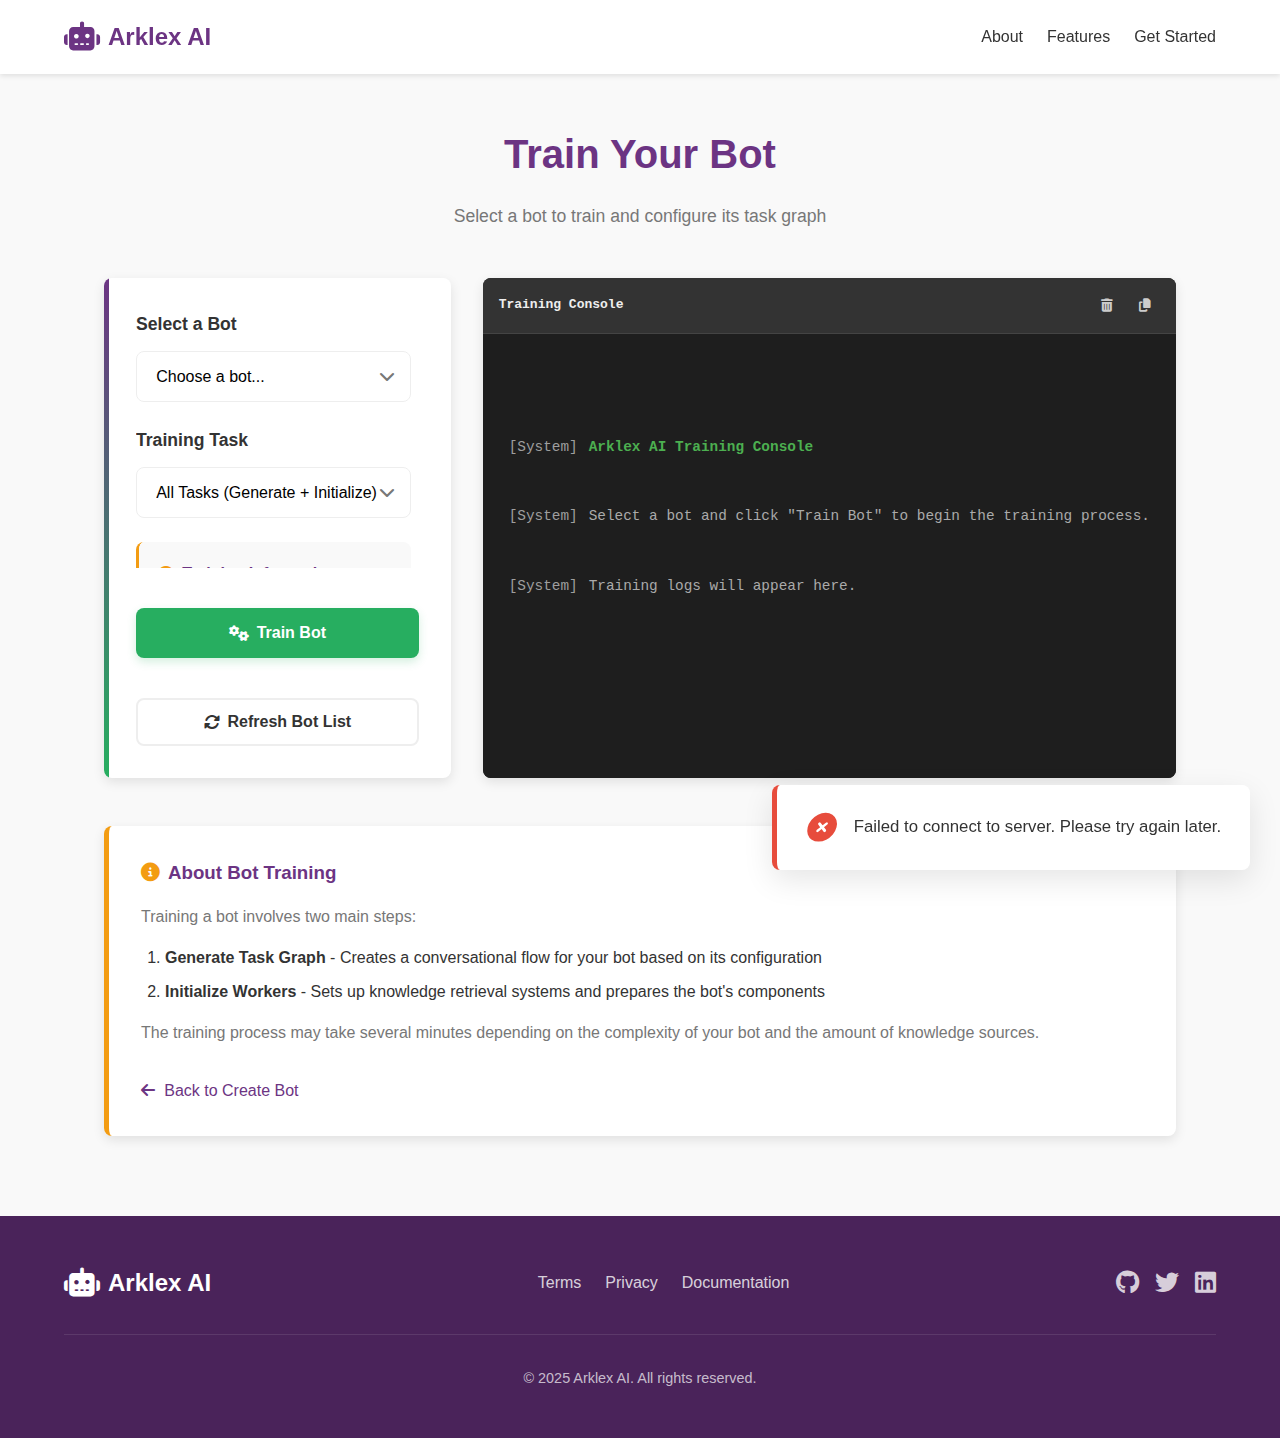
<file: examples/health_assistant/frontend/train-bot.html>
<!DOCTYPE html>
<html lang="en">
<head>
    <meta charset="UTF-8">
    <meta name="viewport" content="width=device-width, initial-scale=1.0">
    <title>Train Bot - Arklex AI</title>
    <link rel="stylesheet" href="https://cdnjs.cloudflare.com/ajax/libs/font-awesome/6.4.0/css/all.min.css">
    <link rel="stylesheet" href="static/css/style.css">
    <link rel="stylesheet" href="static/css/train-bot-fixes.css">
</head>
<body>
    <div class="navbar">
        <div class="logo">
            <i class="fas fa-robot"></i>
            <a href="index.html"><span>Arklex AI</span></a>
        </div>
        <div class="menu">
            <a href="index.html#about">About</a>
            <a href="index.html#features">Features</a>
            <a href="index.html#get-started">Get Started</a>
        </div>
    </div>

    <div class="container">
        <div class="page-header">
            <h1>Train Your Bot</h1>
            <p>Select a bot to train and configure its task graph</p>
        </div>

        <div class="train-section">
            <div class="bot-selector-container">
                <div class="selector-content">
                    <div class="form-group">
                        <label for="bot-selector">Select a Bot</label>
                        <div class="select-wrapper">
                            <select id="bot-selector" name="bot-selector" required>
                                <option value="" disabled selected>Choose a bot...</option>
                                <!-- Bot options will be loaded dynamically -->
                            </select>
                            <i class="fas fa-chevron-down select-icon"></i>
                        </div>
                    </div>
                    <div class="form-group">
                        <label for="task-selector">Training Task</label>
                        <div class="select-wrapper">
                            <select id="task-selector" name="task-selector" required>
                                <option value="all" selected>All Tasks (Generate + Initialize)</option>
                                <option value="gen_taskgraph">Generate Task Graph Only</option>
                                <option value="init">Initialize Workers Only</option>
                            </select>
                            <i class="fas fa-chevron-down select-icon"></i>
                        </div>
                    </div>
                    
                    <div class="training-description">
                        <h4><i class="fas fa-info-circle"></i> Training Information</h4>
                        <p>Training your bot will prepare it to handle user conversations by:</p>
                        <ul>
                            <li>Building a task graph based on your configuration</li>
                            <li>Setting up knowledge retrieval systems</li>
                            <li>Initializing all required workers</li>
                        </ul>
                        <p>The process may take several minutes depending on the complexity of your bot.</p>
                    </div>
                </div>
                
                <div class="buttons-container">
                    <button id="train-btn" class="primary-btn train-btn">
                        <i class="fas fa-cogs"></i> Train Bot
                    </button>
                    <button id="refresh-bots-btn" class="secondary-btn refresh-btn">
                        <i class="fas fa-sync-alt"></i> Refresh Bot List
                    </button>
                </div>
            </div>

            <div class="terminal-container">
                <div class="terminal-header">
                    <span class="terminal-title">Training Console</span>
                    <div class="terminal-controls">
                        <button id="clear-terminal-btn" class="terminal-btn" title="Clear Terminal">
                            <i class="fas fa-trash-alt"></i>
                        </button>
                        <button id="copy-terminal-btn" class="terminal-btn" title="Copy to Clipboard">
                            <i class="fas fa-copy"></i>
                        </button>
                    </div>
                </div>
                <div id="terminal" class="terminal-output">
                    <div class="terminal-welcome">
                        <div class="terminal-line">
                            <span class="time">[System]</span>
                            <span class="content terminal-green">Arklex AI Training Console</span>
                        </div>
                        <div class="terminal-line">
                            <span class="time">[System]</span>
                            <span class="content">Select a bot and click "Train Bot" to begin the training process.</span>
                        </div>
                        <div class="terminal-line">
                            <span class="time">[System]</span>
                            <span class="content">Training logs will appear here.</span>
                        </div>
                    </div>
                </div>
            </div>
        </div>
        
        <div class="training-info">
            <h3><i class="fas fa-info-circle"></i> About Bot Training</h3>
            <p>Training a bot involves two main steps:</p>
            <ol>
                <li><strong>Generate Task Graph</strong> - Creates a conversational flow for your bot based on its configuration</li>
                <li><strong>Initialize Workers</strong> - Sets up knowledge retrieval systems and prepares the bot's components</li>
            </ol>
            <p>The training process may take several minutes depending on the complexity of your bot and the amount of knowledge sources.</p>
            <a href="create-bot.html" class="text-link"><i class="fas fa-arrow-left"></i> Back to Create Bot</a>
        </div>
    </div>

    <div id="notification" class="notification">
        <div class="notification-content">
            <i class="notification-icon"></i>
            <span class="notification-message"></span>
        </div>
    </div>

    <footer>
        <div class="footer-content">
            <div class="footer-logo">
                <i class="fas fa-robot"></i>
                <span>Arklex AI</span>
            </div>
            <div class="footer-links">
                <a href="#">Terms</a>
                <a href="#">Privacy</a>
                <a href="#">Documentation</a>
            </div>
            <div class="footer-social">
                <a href="#"><i class="fab fa-github"></i></a>
                <a href="#"><i class="fab fa-twitter"></i></a>
                <a href="#"><i class="fab fa-linkedin"></i></a>
            </div>
        </div>
        <div class="footer-copyright">
            &copy; 2025 Arklex AI. All rights reserved.
        </div>
    </footer>

    <script src="static/js/train-bot.js"></script>
</body>
</html>
</file>
<file: examples/health_assistant/frontend/static/css/style.css>
:root {
    --primary-color: #6c3483;
    --primary-light: #8e44ad;
    --primary-dark: #4a235a;
    --secondary-color: #27ae60;
    --secondary-light: #2ecc71;
    --secondary-dark: #196f3d;
    --accent-color: #f39c12;
    --text-color: #333;
    --text-light: #777;
    --bg-color: #f9f9f9;
    --bg-dark: #eee;
    --white: #fff;
    --danger: #e74c3c;
    --success: #27ae60;
    --info: #3498db;
    --warning: #f39c12;
    --border-radius: 8px;
    --box-shadow: 0 4px 12px rgba(0, 0, 0, 0.1);
    --transition: all 0.3s ease;
    --space-sm: 0.5rem;
    --space-md: 1rem;
    --space-lg: 2rem;
    --space-xl: 3rem;
}

* {
    margin: 0;
    padding: 0;
    box-sizing: border-box;
}

body {
    font-family: 'Segoe UI', Tahoma, Geneva, Verdana, sans-serif;
    line-height: 1.6;
    color: var(--text-color);
    background-color: var(--bg-color);
}

a {
    text-decoration: none;
    color: var(--primary-color);
    transition: var(--transition);
}

a:hover {
    color: var(--primary-light);
}

/* Navbar */
.navbar {
    display: flex;
    justify-content: space-between;
    align-items: center;
    padding: 1rem 5%;
    background-color: var(--white);
    box-shadow: 0 2px 5px rgba(0, 0, 0, 0.1);
    position: sticky;
    top: 0;
    z-index: 100;
}

.logo {
    display: flex;
    align-items: center;
    font-size: 1.5rem;
    font-weight: bold;
    color: var(--primary-color);
}

.logo i {
    margin-right: 0.5rem;
    font-size: 1.8rem;
}

.menu {
    display: flex;
}

.menu a {
    margin-left: 1.5rem;
    padding: 0.5rem 0;
    font-weight: 500;
    position: relative;
    color: var(--text-color);
}

.menu a:hover {
    color: var(--primary-color);
}

.menu a::after {
    content: '';
    position: absolute;
    width: 0;
    height: 2px;
    bottom: 0;
    left: 0;
    background-color: var(--primary-color);
    transition: var(--transition);
}

.menu a:hover::after {
    width: 100%;
}

/* Hero Section */
.hero {
    display: flex;
    align-items: center;
    justify-content: space-between;
    padding: 5rem 5%;
    min-height: 85vh;
    background: linear-gradient(135deg, var(--primary-dark) 0%, var(--primary-color) 100%);
    color: var(--white);
}

.hero-content {
    flex: 1;
    max-width: 600px;
}

.hero h1 {
    font-size: 3rem;
    line-height: 1.2;
    margin-bottom: 1.5rem;
}

.hero p {
    font-size: 1.2rem;
    margin-bottom: 2rem;
    opacity: 0.9;
}

.highlight {
    color: var(--accent-color);
}

.cta-buttons {
    display: flex;
    gap: 1rem;
}

.primary-btn, .secondary-btn {
    padding: 0.8rem 1.5rem;
    border-radius: var(--border-radius);
    font-weight: bold;
    font-size: 1rem;
    cursor: pointer;
    transition: var(--transition);
    display: inline-flex;
    align-items: center;
    justify-content: center;
}

.primary-btn {
    background-color: var(--secondary-color);
    color: var(--white);
    border: none;
}

.primary-btn:hover {
    background-color: var(--secondary-light);
    transform: translateY(-2px);
    box-shadow: 0 5px 15px rgba(0, 0, 0, 0.2);
}

.secondary-btn {
    background-color: transparent;
    color: var(--white);
    border: 2px solid var(--white);
}

.secondary-btn:hover {
    background-color: var(--white);
    color: var(--primary-color);
    transform: translateY(-2px);
    box-shadow: 0 5px 15px rgba(0, 0, 0, 0.2);
}

.hero-image {
    flex: 1;
    display: flex;
    justify-content: center;
    align-items: center;
    max-width: 500px;
}

.animation-container {
    position: relative;
    width: 300px;
    height: 300px;
}

.bot-animation {
    position: absolute;
    top: 50%;
    left: 50%;
    transform: translate(-50%, -50%);
    font-size: 5rem;
    color: var(--white);
    background-color: var(--primary-light);
    width: 120px;
    height: 120px;
    border-radius: 50%;
    display: flex;
    align-items: center;
    justify-content: center;
    animation: float 4s ease-in-out infinite;
}

.pulse {
    position: absolute;
    top: 0;
    left: 0;
    width: 100%;
    height: 100%;
    border-radius: 50%;
    background-color: var(--primary-light);
    opacity: 0.5;
    animation: pulse 2s ease-out infinite;
}

@keyframes float {
    0%, 100% {
        transform: translate(-50%, -50%);
    }
    50% {
        transform: translate(-50%, -60%);
    }
}

@keyframes pulse {
    0% {
        transform: scale(1);
        opacity: 0.5;
    }
    100% {
        transform: scale(1.5);
        opacity: 0;
    }
}

.chat-bubble {
    position: absolute;
    background-color: var(--white);
    color: var(--text-color);
    padding: 10px 15px;
    border-radius: 20px;
    font-size: 0.9rem;
    box-shadow: var(--box-shadow);
    opacity: 0;
    animation: fadeInOut 8s ease-in-out infinite;
}

.bubble-1 {
    top: 20%;
    left: 0;
    animation-delay: 0s;
}

.bubble-2 {
    top: 40%;
    right: 0;
    animation-delay: 2s;
}

.bubble-3 {
    bottom: 30%;
    left: 10%;
    animation-delay: 4s;
}

@keyframes fadeInOut {
    0%, 100% {
        opacity: 0;
        transform: translateY(10px);
    }
    20%, 80% {
        opacity: 1;
        transform: translateY(0);
    }
}

/* Sections */
.section {
    padding: 5rem 5%;
}

.section h2 {
    text-align: center;
    font-size: 2.5rem;
    margin-bottom: 3rem;
    color: var(--primary-color);
    position: relative;
    padding-bottom: 1rem;
}

.section h2::after {
    content: '';
    position: absolute;
    bottom: 0;
    left: 50%;
    transform: translateX(-50%);
    width: 80px;
    height: 3px;
    background-color: var(--accent-color);
}

.section-content {
    display: flex;
    flex-wrap: wrap;
    justify-content: center;
    gap: 2rem;
    max-width: 1200px;
    margin: 0 auto;
}

/* Info Cards */
.info-card {
    background-color: var(--white);
    border-radius: var(--border-radius);
    padding: 2rem;
    box-shadow: var(--box-shadow);
    flex: 1;
    min-width: 300px;
    max-width: 350px;
    text-align: center;
    transition: var(--transition);
}

.info-card:hover {
    transform: translateY(-10px);
    box-shadow: 0 15px 30px rgba(0, 0, 0, 0.1);
}

.card-icon {
    font-size: 3rem;
    color: var(--primary-color);
    margin-bottom: 1.5rem;
}

.info-card h3 {
    font-size: 1.5rem;
    margin-bottom: 1rem;
    color: var(--primary-dark);
}

.info-card p {
    color: var(--text-light);
}

/* Features */
.feature-grid {
    display: grid;
    grid-template-columns: repeat(auto-fit, minmax(250px, 1fr));
    gap: 2rem;
}

.feature {
    background-color: var(--white);
    border-radius: var(--border-radius);
    padding: 2rem;
    box-shadow: var(--box-shadow);
    text-align: center;
    transition: var(--transition);
}

.feature:hover {
    transform: translateY(-5px);
    box-shadow: 0 10px 20px rgba(0, 0, 0, 0.1);
}

.feature-icon {
    font-size: 2.5rem;
    color: var(--secondary-color);
    margin-bottom: 1.5rem;
    transition: var(--transition);
}

.feature:hover .feature-icon {
    transform: scale(1.2);
}

.feature h3 {
    font-size: 1.3rem;
    margin-bottom: 1rem;
    color: var(--primary-dark);
}

.feature p {
    color: var(--text-light);
    font-size: 0.95rem;
}

/* Cards */
.cards {
    display: flex;
    flex-wrap: wrap;
    justify-content: center;
    gap: 2rem;
}

.card {
    background-color: var(--white);
    border-radius: var(--border-radius);
    box-shadow: var(--box-shadow);
    overflow: hidden;
    flex: 1;
    min-width: 300px;
    max-width: 500px;
    transition: var(--transition);
}

.card:hover {
    transform: translateY(-10px);
    box-shadow: 0 15px 30px rgba(0, 0, 0, 0.1);
}

.card-header {
    background-color: var(--primary-color);
    color: var(--white);
    padding: 1.5rem;
    display: flex;
    align-items: center;
}

.card-header i {
    font-size: 2rem;
    margin-right: 1rem;
}

.card-header h3 {
    font-size: 1.5rem;
}

.card-body {
    padding: 2rem;
}

.card-body p {
    margin-bottom: 1.5rem;
    color: var(--text-light);
}

.card-btn {
    display: inline-block;
    background-color: var(--secondary-color);
    color: var(--white);
    padding: 0.8rem 1.5rem;
    border-radius: var(--border-radius);
    font-weight: bold;
    transition: var(--transition);
}

.card-btn:hover {
    background-color: var(--secondary-light);
    transform: translateY(-2px);
    box-shadow: 0 5px 15px rgba(0, 0, 0, 0.1);
    color: var(--white);
}

/* Footer */
footer {
    background-color: var(--primary-dark);
    color: var(--white);
    padding: 3rem 5%;
}

.footer-content {
    display: flex;
    flex-wrap: wrap;
    justify-content: space-between;
    align-items: center;
    margin-bottom: 2rem;
}

.footer-logo {
    display: flex;
    align-items: center;
    font-size: 1.5rem;
    font-weight: bold;
}

.footer-logo i {
    margin-right: 0.5rem;
    font-size: 1.8rem;
}

.footer-links {
    display: flex;
    gap: 1.5rem;
}

.footer-links a {
    color: rgba(255, 255, 255, 0.8);
}

.footer-links a:hover {
    color: var(--white);
}

.footer-social {
    display: flex;
    gap: 1rem;
}

.footer-social a {
    color: rgba(255, 255, 255, 0.8);
    font-size: 1.5rem;
    transition: var(--transition);
}

.footer-social a:hover {
    color: var(--white);
    transform: translateY(-3px);
}

.footer-copyright {
    text-align: center;
    padding-top: 2rem;
    border-top: 1px solid rgba(255, 255, 255, 0.1);
    font-size: 0.9rem;
    color: rgba(255, 255, 255, 0.7);
}

/* Container */
.container {
    max-width: 1200px;
    margin: 0 auto;
    padding: 3rem 5%;
}

.page-header {
    text-align: center;
    margin-bottom: 3rem;
}

.page-header h1 {
    font-size: 2.5rem;
    color: var(--primary-color);
    margin-bottom: 1rem;
}

.page-header p {
    color: var(--text-light);
    font-size: 1.1rem;
}

/* Enhanced Form Styles */
.bot-form {
    background-color: var(--white);
    border-radius: var(--border-radius);
    box-shadow: var(--box-shadow);
    padding: 2.5rem;
    transition: all 0.3s ease;
    position: relative;
    overflow: hidden;
}

.bot-form::before {
    content: '';
    position: absolute;
    top: 0;
    left: 0;
    width: 5px;
    height: 100%;
    background: linear-gradient(to bottom, var(--primary-color), var(--secondary-color));
}

.form-section {
    margin-bottom: 3rem;
    padding-bottom: 2.5rem;
    border-bottom: 1px solid var(--bg-dark);
    position: relative;
    transition: all 0.3s ease;
}

.form-section:hover {
    transform: translateX(5px);
}

.form-section:last-child {
    border-bottom: none;
    margin-bottom: 0;
    padding-bottom: 0;
}

.form-section h2 {
    font-size: 1.6rem;
    color: var(--primary-color);
    margin-bottom: 1.8rem;
    padding-bottom: 0.8rem;
    border-bottom: 2px solid var(--bg-dark);
    position: relative;
    display: inline-block;
}

.form-section h2::after {
    content: '';
    position: absolute;
    bottom: -2px;
    left: 0;
    width: 50%;
    height: 2px;
    background-color: var(--secondary-color);
    transition: width 0.3s ease;
}

.form-section:hover h2::after {
    width: 100%;
}

.form-group {
    margin-bottom: 1.8rem;
    position: relative;
}

.form-group label {
    display: block;
    margin-bottom: 0.7rem;
    font-weight: 600;
    color: var(--text-color);
    transition: all 0.3s ease;
    font-size: 1.05rem;
}

.form-group:focus-within label {
    color: var(--primary-color);
    transform: translateX(5px);
}

input[type="text"],
input[type="url"],
input[type="number"],
textarea {
    width: 100%;
    padding: 1rem 1.2rem;
    border: 1px solid var(--bg-dark);
    border-radius: var(--border-radius);
    font-size: 1rem;
    color: var(--text-color);
    transition: all 0.3s ease;
    background-color: var(--white);
    box-shadow: 0 2px 5px rgba(0, 0, 0, 0.05) inset;
}

input[type="text"]:focus,
input[type="url"]:focus,
input[type="number"]:focus,
textarea:focus {
    border-color: var(--primary-color);
    outline: none;
    box-shadow: 0 0 0 3px rgba(108, 52, 131, 0.15);
    transform: translateY(-2px);
}

textarea {
    resize: vertical;
    min-height: 100px;
    line-height: 1.6;
}

input[readonly] {
    background-color: var(--bg-color);
    cursor: not-allowed;
    border: 1px dashed var(--bg-dark);
}

/* Enhanced Form Tabs */
.form-tabs {
    display: flex;
    margin-bottom: 2rem;
    border-bottom: 1px solid var(--bg-dark);
    position: relative;
}

.form-tabs::after {
    content: '';
    position: absolute;
    bottom: 0;
    left: 0;
    width: 100%;
    height: 1px;
    background-color: var(--bg-dark);
}

.tab-btn {
    padding: 1rem 1.8rem;
    background: none;
    border: none;
    cursor: pointer;
    font-size: 1.05rem;
    font-weight: 600;
    color: var(--text-light);
    transition: all 0.3s ease;
    position: relative;
    overflow: hidden;
    margin-right: 0.5rem;
    border-top-left-radius: var(--border-radius);
    border-top-right-radius: var(--border-radius);
}

.tab-btn::before {
    content: '';
    position: absolute;
    top: 0;
    left: 0;
    width: 100%;
    height: 0;
    background-color: rgba(108, 52, 131, 0.05);
    transition: height 0.3s ease;
    z-index: -1;
}

.tab-btn:hover::before {
    height: 100%;
}

.tab-btn.active {
    color: var(--primary-color);
    background-color: var(--white);
    border-bottom: 3px solid var(--primary-color);
    font-weight: 700;
}

.tab-btn:hover {
    color: var(--primary-color);
}

.tab-content {
    display: none;
    animation: fadeIn 0.5s ease;
}

@keyframes fadeIn {
    from {
        opacity: 0;
        transform: translateY(10px);
    }
    to {
        opacity: 1;
        transform: translateY(0);
    }
}

.tab-content.active {
    display: block;
}

/* Enhanced Document and Worker Items */
.docs-container,
.workers-container {
    max-width: 100%;
}

.doc-item,
.worker-item {
    display: flex;
    flex-wrap: wrap;
    gap: 1.2rem;
    background-color: var(--bg-color);
    padding: 1.8rem;
    border-radius: var(--border-radius);
    margin-bottom: 1.5rem;
    position: relative;
    transition: all 0.3s ease;
    border: 1px solid transparent;
}

.doc-item:hover,
.worker-item:hover {
    transform: translateY(-5px);
    box-shadow: 0 8px 15px rgba(0, 0, 0, 0.05);
    border-color: rgba(108, 52, 131, 0.1);
    background-color: rgba(249, 249, 249, 0.9);
}

.doc-item .form-group,
.worker-item .form-group {
    flex: 1;
    min-width: 220px;
    margin-bottom: 0.7rem;
}

.worker-id-group {
    flex: 2;
}

.remove-doc-btn {
    position: absolute;
    top: 0.7rem;
    right: 0.7rem;
    background: none;
    border: none;
    color: var(--danger);
    opacity: 0.5;
    cursor: pointer;
    font-size: 1.1rem;
    transition: all 0.3s ease;
    width: 32px;
    height: 32px;
    border-radius: 50%;
    display: flex;
    align-items: center;
    justify-content: center;
}

.doc-item:hover .remove-doc-btn {
    opacity: 1;
}

.remove-doc-btn:hover {
    transform: scale(1.2) rotate(90deg);
    background-color: rgba(231, 76, 60, 0.1);
}

.add-doc-btn {
    background: none;
    border: 2px dashed var(--bg-dark);
    width: 100%;
    padding: 1.2rem;
    margin-top: 1.5rem;
    border-radius: var(--border-radius);
    color: var(--text-light);
    font-weight: 600;
    cursor: pointer;
    transition: all 0.3s ease;
    position: relative;
    overflow: hidden;
}

.add-doc-btn::before {
    content: '';
    position: absolute;
    top: 0;
    left: 0;
    width: 0;
    height: 100%;
    background-color: rgba(108, 52, 131, 0.05);
    transition: width 0.3s ease;
    z-index: -1;
}

.add-doc-btn:hover::before {
    width: 100%;
}

.add-doc-btn i {
    margin-right: 0.7rem;
    transition: transform 0.3s ease;
}

.add-doc-btn:hover {
    border-color: var(--primary-color);
    color: var(--primary-color);
}

.add-doc-btn:hover i {
    transform: rotate(90deg);
}

/* Enhanced Form Actions */
.form-actions {
    display: flex;
    justify-content: flex-end;
    gap: 1.5rem;
    margin-top: 3rem;
}

.save-btn,
.reset-btn {
    padding: 1rem 2rem;
    border-radius: var(--border-radius);
    font-weight: bold;
    font-size: 1.05rem;
    cursor: pointer;
    transition: all 0.3s ease;
    position: relative;
    overflow: hidden;
}

.save-btn {
    background-color: var(--secondary-color);
    color: var(--white);
    border: none;
    box-shadow: 0 4px 10px rgba(39, 174, 96, 0.2);
}

.save-btn::before {
    content: '';
    position: absolute;
    top: 0;
    left: -100%;
    width: 100%;
    height: 100%;
    background: linear-gradient(90deg, transparent, rgba(255, 255, 255, 0.2), transparent);
    transition: left 0.7s ease;
}

.save-btn:hover::before {
    left: 100%;
}

.save-btn:hover {
    background-color: var(--secondary-light);
    transform: translateY(-3px);
    box-shadow: 0 7px 15px rgba(39, 174, 96, 0.3);
}

.save-btn:active {
    transform: translateY(-1px);
    box-shadow: 0 3px 8px rgba(39, 174, 96, 0.3);
}

.reset-btn {
    background-color: transparent;
    color: var(--text-color);
    border: 2px solid var(--bg-dark);
}

.reset-btn:hover {
    background-color: var(--bg-dark);
    color: var(--text-color);
    transform: translateY(-3px);
    box-shadow: 0 5px 15px rgba(0, 0, 0, 0.05);
}

.reset-btn:active {
    transform: translateY(-1px);
    box-shadow: 0 3px 8px rgba(0, 0, 0, 0.05);
}

/* Enhanced Notification */
.notification {
    position: fixed;
    bottom: 30px;
    right: 30px;
    transform: translateY(200%);
    z-index: 1000;
    transition: transform 0.5s cubic-bezier(0.68, -0.55, 0.27, 1.55);
}

.notification.show {
    transform: translateY(0);
}

.notification-content {
    display: flex;
    align-items: center;
    padding: 1.2rem 1.8rem;
    background-color: var(--white);
    border-radius: var(--border-radius);
    box-shadow: 0 10px 30px rgba(0, 0, 0, 0.1);
    min-width: 300px;
    border-left: 5px solid var(--primary-color);
}

.notification.success .notification-content {
    border-left-color: var(--success);
}

.notification.error .notification-content {
    border-left-color: var(--danger);
}

.notification-icon {
    font-size: 1.8rem;
    margin-right: 1.2rem;
}

.notification.success .notification-icon:before {
    content: '\f058';
    font-family: 'Font Awesome 6 Free';
    font-weight: 900;
    color: var(--success);
}

.notification.error .notification-icon:before {
    content: '\f057';
    font-family: 'Font Awesome 6 Free';
    font-weight: 900;
    color: var(--danger);
}

.notification-message {
    font-weight: 500;
    font-size: 1.05rem;
}

/* Coming Soon Page */
.coming-soon {
    text-align: center;
    padding: 4rem 2rem;
    background-color: var(--white);
    border-radius: var(--border-radius);
    box-shadow: var(--box-shadow);
    max-width: 700px;
    margin: 0 auto;
}

.coming-soon i {
    font-size: 5rem;
    color: var(--primary-color);
    margin-bottom: 2rem;
    animation: pulse 2s infinite ease-in-out;
}

.coming-soon h2 {
    font-size: 2.5rem;
    color: var(--primary-dark);
    margin-bottom: 1.5rem;
}

.coming-soon p {
    font-size: 1.2rem;
    color: var(--text-light);
    margin-bottom: 2.5rem;
    max-width: 80%;
    margin-left: auto;
    margin-right: auto;
}

/* Responsive */
@media (max-width: 768px) {
    .hero {
        flex-direction: column;
        text-align: center;
        padding: 3rem 5%;
    }

    .hero-content {
        max-width: 100%;
        margin-bottom: 3rem;
    }

    .cta-buttons {
        justify-content: center;
    }

    .section {
        padding: 3rem 5%;
    }

    .footer-content {
        flex-direction: column;
        gap: 2rem;
        text-align: center;
    }

    .footer-logo {
        justify-content: center;
    }
}

@media (max-width: 600px) {
    .menu {
        display: none;
    }

    .navbar {
        justify-content: center;
    }

    .form-actions {
        flex-direction: column;
    }
}

/* Add new styles for the train-bot page */
.train-section {
    display: grid;
    grid-template-columns: 1fr 2fr;
    gap: 2rem;
    margin-bottom: 3rem;
}

@media (max-width: 992px) {
    .train-section {
        grid-template-columns: 1fr;
    }
}

.bot-selector-container {
    background-color: var(--white);
    border-radius: var(--border-radius);
    padding: 2rem;
    box-shadow: var(--box-shadow);
    height: 500px;
    position: relative;
    display: flex;
    flex-direction: column;
    overflow-y: auto;
}

.bot-selector-container::before {
    content: '';
    position: absolute;
    top: 0;
    left: 0;
    width: 5px;
    height: 100%;
    background: linear-gradient(to bottom, var(--primary-color), var(--secondary-color));
    border-top-left-radius: var(--border-radius);
    border-bottom-left-radius: var(--border-radius);
}

.bot-selector-container .form-group {
    margin-bottom: 1.5rem;
}

.bot-selector-container .form-group label {
    font-size: 1.1rem;
    margin-bottom: 0.8rem;
    display: block;
}

.bot-selector-container .buttons-container {
    margin-top: auto;
    display: flex;
    flex-direction: column;
    gap: 1rem;
}

.select-wrapper {
    position: relative;
}

.select-wrapper select {
    appearance: none;
    width: 100%;
    padding: 1rem 2rem 1rem 1.2rem;
    border: 1px solid var(--bg-dark);
    border-radius: var(--border-radius);
    font-size: 1rem;
    background-color: var(--white);
    cursor: pointer;
    transition: all 0.3s ease;
}

.select-wrapper select:focus {
    border-color: var(--primary-color);
    outline: none;
    box-shadow: 0 0 0 3px rgba(108, 52, 131, 0.15);
}

.select-wrapper .select-icon {
    position: absolute;
    right: 1rem;
    top: 50%;
    transform: translateY(-50%);
    color: var(--text-light);
    pointer-events: none;
    transition: transform 0.3s ease;
}

.select-wrapper select:focus + .select-icon {
    transform: translateY(-50%) rotate(180deg);
    color: var(--primary-color);
}

.train-btn, .refresh-btn {
    width: 100%;
    margin-top: 1.5rem;
    display: flex;
    align-items: center;
    justify-content: center;
}

.train-btn {
    background-color: var(--secondary-color);
    color: var(--white);
    padding: 1rem 1.5rem;
    font-weight: bold;
    border: none;
    border-radius: var(--border-radius);
    cursor: pointer;
    transition: all 0.3s ease;
    box-shadow: 0 4px 10px rgba(39, 174, 96, 0.2);
}

.train-btn i {
    margin-right: 0.5rem;
    transition: transform 0.3s ease;
}

.train-btn:hover {
    background-color: var(--secondary-light);
    transform: translateY(-3px);
    box-shadow: 0 7px 15px rgba(39, 174, 96, 0.3);
}

.train-btn:hover i {
    transform: rotate(90deg);
}

.refresh-btn {
    background-color: transparent;
    color: var(--text-color);
    border: 2px solid var(--bg-dark);
}

.refresh-btn i {
    margin-right: 0.5rem;
    transition: transform 0.3s ease;
}

.refresh-btn:hover {
    background-color: var(--bg-dark);
    transform: translateY(-3px);
}

.refresh-btn:hover i {
    transform: rotate(360deg);
}

/* Terminal styles */
.terminal-container {
    background-color: #1e1e1e;
    border-radius: var(--border-radius);
    overflow: hidden;
    box-shadow: var(--box-shadow);
    display: flex;
    flex-direction: column;
    height: 500px;
}

.terminal-header {
    display: flex;
    justify-content: space-between;
    align-items: center;
    background-color: #333;
    padding: 0.8rem 1rem;
    color: #eee;
    border-bottom: 1px solid #444;
}

.terminal-title {
    font-weight: bold;
    font-family: monospace;
}

.terminal-controls {
    display: flex;
    gap: 0.5rem;
}

.terminal-btn {
    background: none;
    border: none;
    color: #ccc;
    cursor: pointer;
    transition: all 0.3s ease;
    width: 30px;
    height: 30px;
    border-radius: 4px;
    display: flex;
    align-items: center;
    justify-content: center;
}

.terminal-btn:hover {
    background-color: #444;
    color: #fff;
}

.terminal-output {
    flex: 1;
    overflow-y: auto;
    padding: 1rem;
    font-family: 'Consolas', 'Monaco', monospace;
    font-size: 0.9rem;
    line-height: 1.5;
    color: #ddd;
    background-color: #1e1e1e;
    white-space: pre-wrap;
    word-wrap: break-word;
}

.terminal-output::-webkit-scrollbar {
    width: 8px;
}

.terminal-output::-webkit-scrollbar-track {
    background: #333;
}

.terminal-output::-webkit-scrollbar-thumb {
    background-color: #555;
    border-radius: 4px;
}

.terminal-welcome {
    color: #aaa;
    margin-bottom: 1rem;
    padding-left: 10px;
}

.terminal-green {
    color: #4CAF50;
    font-weight: bold;
}

.terminal-yellow {
    color: #FFC107;
}

.terminal-red {
    color: #F44336;
}

.terminal-blue {
    color: #2196F3;
}

.terminal-line {
    margin-bottom: 0.3rem;
    display: flex;
    align-items: flex-start;
}

.terminal-line .time {
    color: #9E9E9E;
    min-width: 70px;
    display: inline-block;
    margin-right: 10px;
}

.terminal-line .content {
    flex: 1;
    word-break: break-word;
}

.terminal-command {
    color: #4CAF50;
    font-weight: bold;
}

.terminal-output .time {
    color: #9E9E9E;
}

.terminal-output .loading {
    animation: blink 1s infinite;
}

@keyframes blink {
    0%, 100% { opacity: 1; }
    50% { opacity: 0.5; }
}

/* Training info section */
.training-info {
    background-color: var(--white);
    border-radius: var(--border-radius);
    padding: 2rem;
    box-shadow: var(--box-shadow);
    margin-bottom: 2rem;
    border-left: 5px solid var(--accent-color);
}

.training-info h3 {
    color: var(--primary-color);
    margin-bottom: 1rem;
    display: flex;
    align-items: center;
}

.training-info h3 i {
    margin-right: 0.5rem;
    color: var(--accent-color);
}

.training-info ol {
    margin: 1rem 0 1rem 1.5rem;
}

.training-info li {
    margin-bottom: 0.5rem;
}

.training-info p {
    color: var(--text-light);
    line-height: 1.6;
    margin-bottom: 1rem;
}

.text-link {
    display: inline-block;
    margin-top: 1rem;
    color: var(--primary-color);
    font-weight: 500;
    transition: all 0.3s ease;
}

.text-link i {
    margin-right: 0.3rem;
}

.text-link:hover {
    color: var(--primary-light);
    transform: translateX(-5px);
}

/* Disabled button state */
.primary-btn:disabled,
.secondary-btn:disabled,
.train-btn:disabled,
.refresh-btn:disabled {
    opacity: 0.6;
    cursor: not-allowed;
    transform: none;
    box-shadow: none;
}

.primary-btn:disabled:hover,
.secondary-btn:disabled:hover,
.train-btn:disabled:hover,
.refresh-btn:disabled:hover {
    transform: none;
    box-shadow: none;
}

.training-in-progress {
    animation: pulse-bg 2s infinite;
}

.training-in-progress i {
    animation: rotate-gear 2s linear infinite;
}

@keyframes rotate-gear {
    from {
        transform: rotate(0deg);
    }
    to {
        transform: rotate(360deg);
    }
}

@keyframes pulse-bg {
    0%, 100% {
        background-color: var(--secondary-color);
    }
    50% {
        background-color: var(--secondary-dark);
    }
}

/* Add new styles for the terminal input interface at the end of the file */
.terminal-input-container {
    margin: 10px 0;
    border-left: 3px solid var(--accent-color);
    padding-left: 10px;
}

.terminal-prompt {
    margin-bottom: 5px;
    font-weight: bold;
}

.terminal-input-form {
    display: flex;
    gap: 10px;
}

.terminal-input {
    flex: 1;
    background-color: #2a2a2a;
    border: 1px solid #444;
    color: #fff;
    padding: 8px 12px;
    border-radius: 4px;
    font-family: 'Consolas', 'Monaco', monospace;
    font-size: 0.9rem;
}

.terminal-input:focus {
    outline: none;
    border-color: var(--accent-color);
    box-shadow: 0 0 0 2px rgba(243, 156, 18, 0.3);
}

.terminal-input-submit {
    background-color: var(--accent-color);
    color: #fff;
    border: none;
    padding: 8px 16px;
    border-radius: 4px;
    cursor: pointer;
    font-weight: bold;
    transition: background-color 0.2s;
}

.terminal-input-submit:hover {
    background-color: #e67e22;
}

.terminal-command {
    color: #4CAF50;
    font-weight: bold;
}

/* Train Bot Tooltip */
a:hover .train-bot-tooltip {
    visibility: visible !important;
}

.training-description {
    background-color: var(--bg-color);
    border-radius: var(--border-radius);
    padding: 1.2rem;
    margin: 1rem 0;
    border-left: 3px solid var(--accent-color);
}

.training-description h4 {
    color: var(--primary-color);
    margin-bottom: 0.8rem;
    font-size: 1rem;
    display: flex;
    align-items: center;
}

.training-description h4 i {
    margin-right: 0.5rem;
    color: var(--accent-color);
}

.training-description p {
    color: var(--text-light);
    font-size: 0.9rem;
    margin-bottom: 0.8rem;
}

.training-description ul {
    margin-left: 1.5rem;
    margin-bottom: 0.8rem;
}

.training-description li {
    color: var(--text-light);
    font-size: 0.9rem;
    margin-bottom: 0.4rem;
}
</file>
<file: examples/health_assistant/frontend/static/css/train-bot-fixes.css>
/* Fix for train-bot.html layout issues */
.train-section {
    display: grid;
    grid-template-columns: 1fr 2fr;
    gap: 2rem;
    margin-bottom: 3rem;
}

.bot-selector-container {
    background-color: var(--white);
    border-radius: var(--border-radius);
    padding: 2rem;
    box-shadow: var(--box-shadow);
    height: 500px;
    position: relative;
    display: flex;
    flex-direction: column;
    overflow-y: auto;
}

.selector-content {
    flex: 1;
    overflow-y: auto;
    padding-right: 0.5rem;
}

.bot-selector-container::before {
    content: '';
    position: absolute;
    top: 0;
    left: 0;
    width: 5px;
    height: 100%;
    background: linear-gradient(to bottom, var(--primary-color), var(--secondary-color));
    border-top-left-radius: var(--border-radius);
    border-bottom-left-radius: var(--border-radius);
}

.bot-selector-container .form-group {
    margin-bottom: 1.5rem;
}

.bot-selector-container .form-group label {
    font-size: 1.1rem;
    margin-bottom: 0.8rem;
    display: block;
}

.bot-selector-container .buttons-container {
    margin-top: auto;
    display: flex;
    flex-direction: column;
    gap: 1rem;
    padding-top: 1rem;
    flex-shrink: 0;
}

.training-description {
    background-color: var(--bg-color);
    border-radius: var(--border-radius);
    padding: 1.2rem;
    margin: 1rem 0;
    border-left: 3px solid var(--accent-color);
    max-height: 200px;
    overflow-y: auto;
}

.training-description h4 {
    color: var(--primary-color);
    margin-bottom: 0.8rem;
    font-size: 1rem;
    display: flex;
    align-items: center;
}

.training-description h4 i {
    margin-right: 0.5rem;
    color: var(--accent-color);
    flex-shrink: 0;
}

.training-description p {
    color: var(--text-light);
    font-size: 0.9rem;
    margin-bottom: 0.8rem;
    line-height: 1.4;
}

.training-description ul {
    margin-left: 1.5rem;
    margin-bottom: 0.8rem;
    padding-right: 0.5rem;
}

.training-description li {
    color: var(--text-light);
    font-size: 0.9rem;
    margin-bottom: 0.4rem;
    line-height: 1.4;
}

/* Fix for the rotating gears animation */
.training-in-progress i {
    animation: rotate-gear 2s linear infinite;
    display: inline-block;
}

.train-btn i {
    transition: transform 0.3s ease;
    display: inline-block;
}

@keyframes rotate-gear {
    from {
        transform: rotate(0deg);
    }
    to {
        transform: rotate(360deg);
    }
}
</file>
